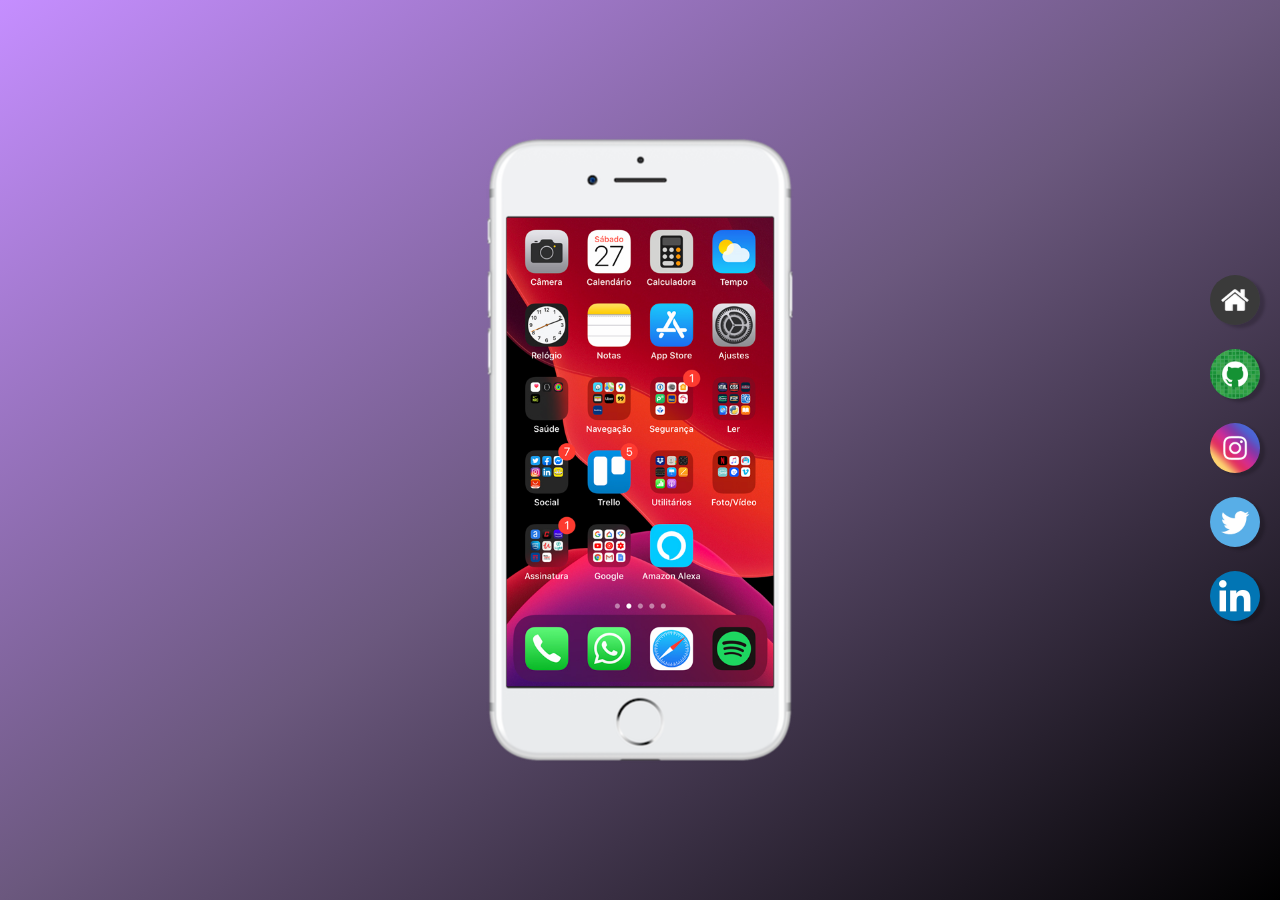
<file: index.html>
<!DOCTYPE html>
<html lang="en">
  <head>
    <meta charset="UTF-8" />
    <meta http-equiv="X-UA-Compatible" content="IE=edge" />
    <meta name="viewport" content="width=device-width, initial-scale=1.0" />
    <link rel="stylesheet" href="./styles.css" />
    <title>Project Social Networks</title>
  </head>
  <body>
    <div id="container">
      <div id="phone">
        <iframe src="home.html" name="tela" id="tela" frameborder="0"></iframe>
      </div>
      <div id="socials">
        <a href="home.html" target="tela"
          ><img src="images/logo-home.jpg" alt=""
        /></a>
        <a href="github.html" target="tela"
          ><img src="images/logo-github.jpg" alt=""
        /></a>
        <a href="instagram.html" target="tela"
          ><img src="images/logo-instagram.jpg" alt=""
        /></a>
        <a href="twitter.html" target="tela"
          ><img src="images/logo-twitter.jpg" alt=""
        /></a>
        <a href="linkedin.html" target="tela"
          ><img src="images/linkedinlogo.webp" alt=""
        /></a>
      </div>
    </div>
  </body>
</html>
</file>
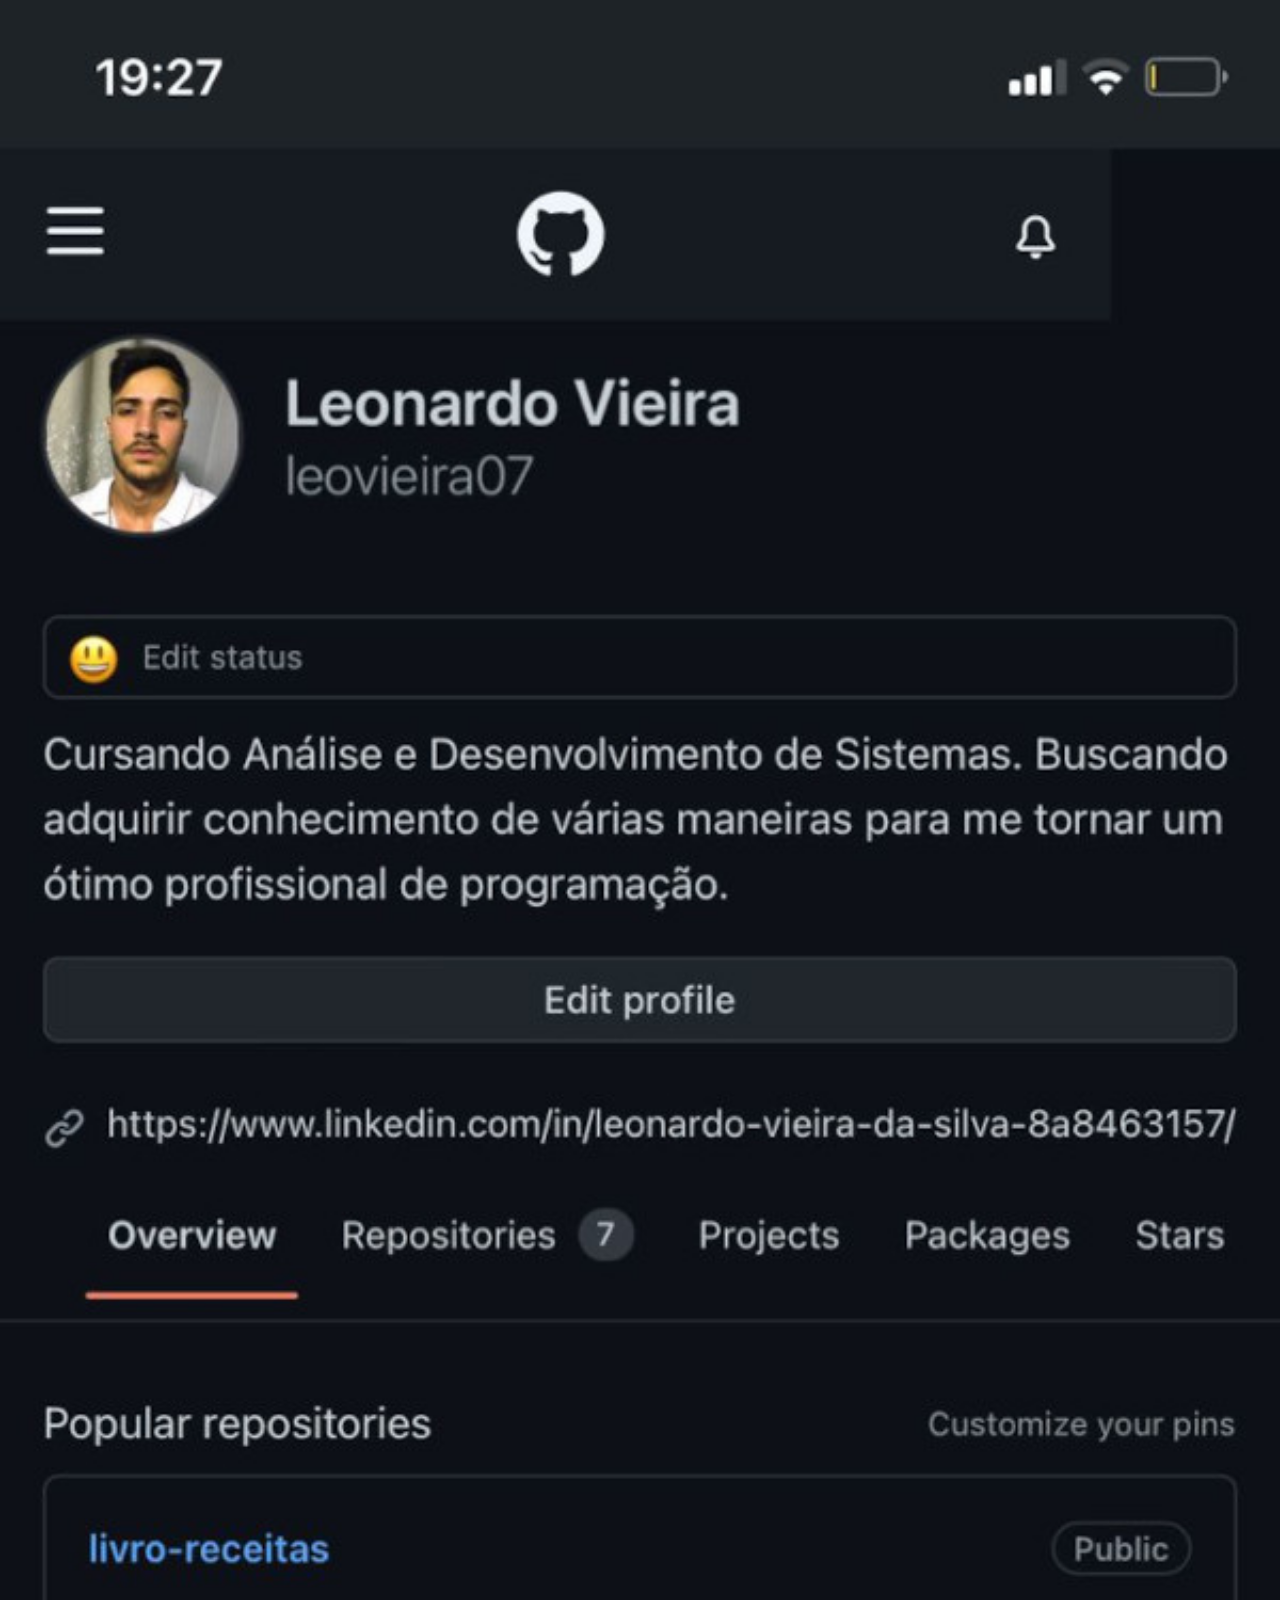
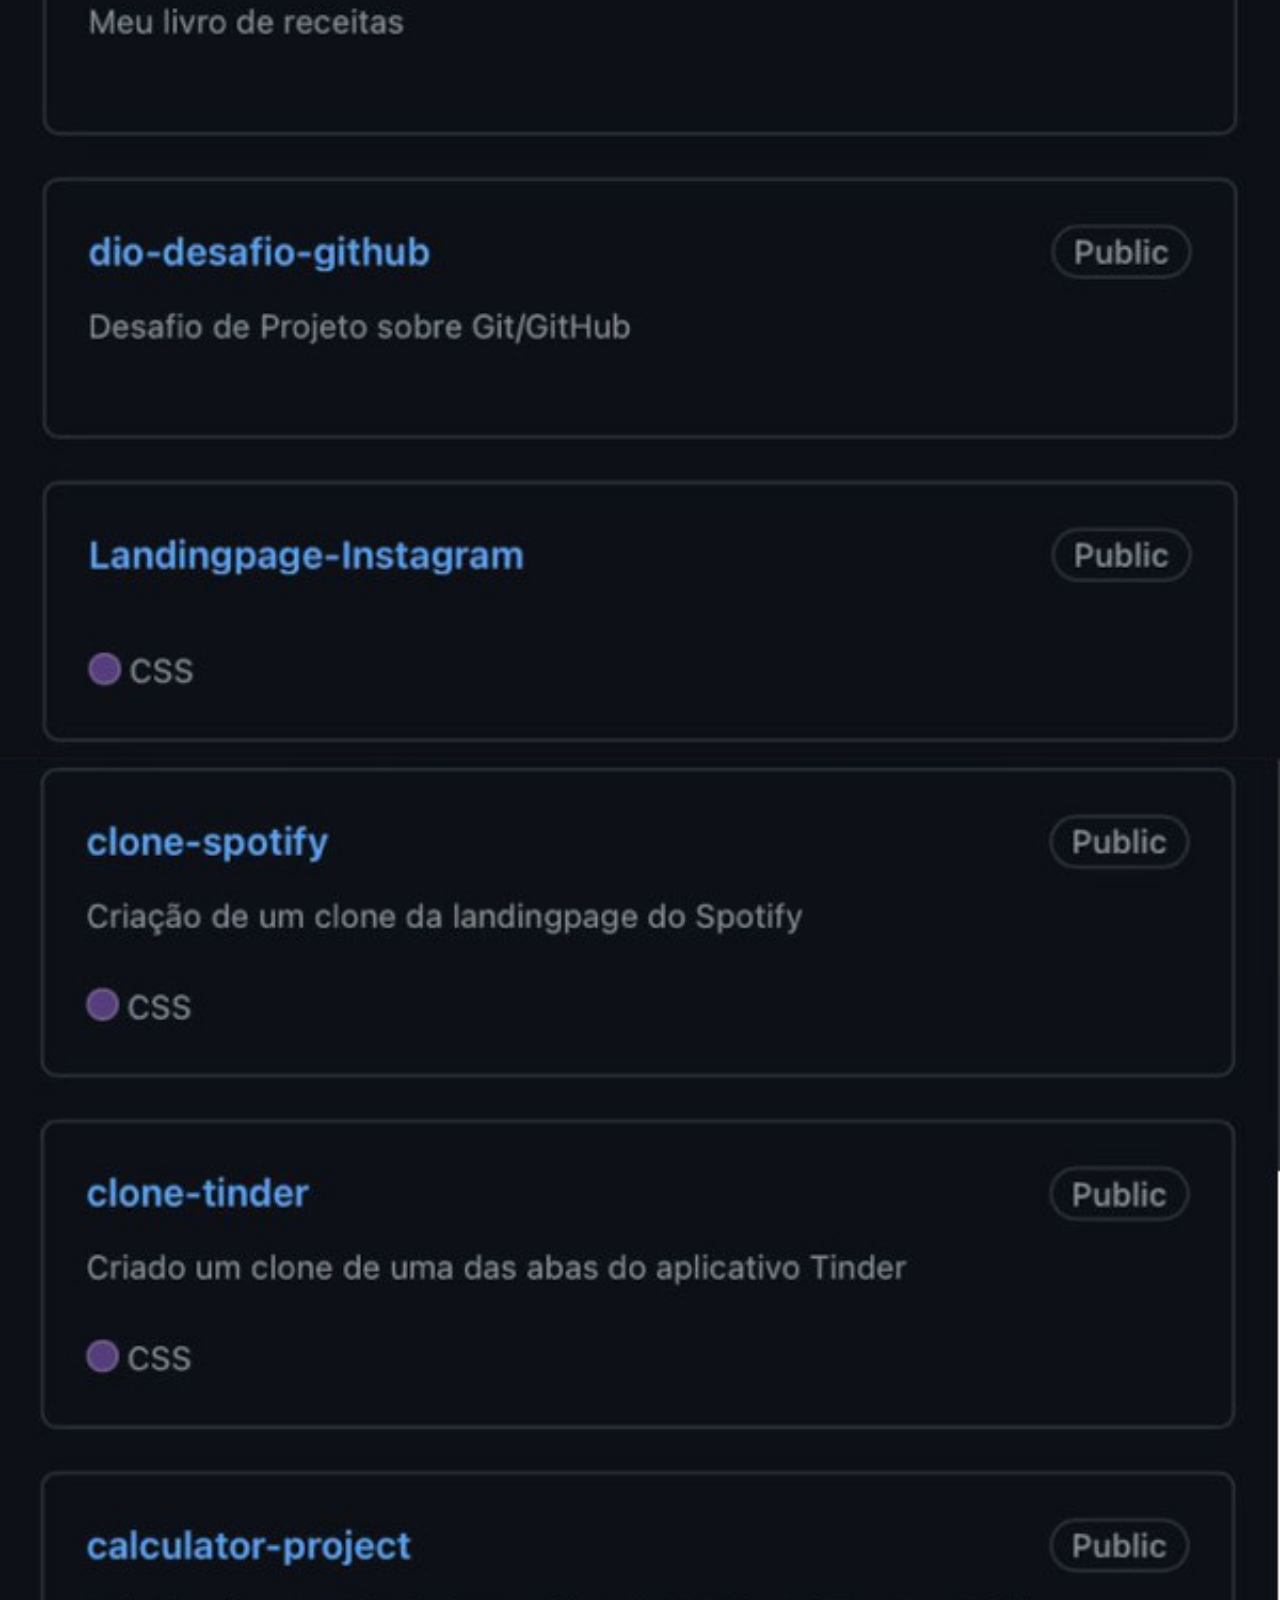
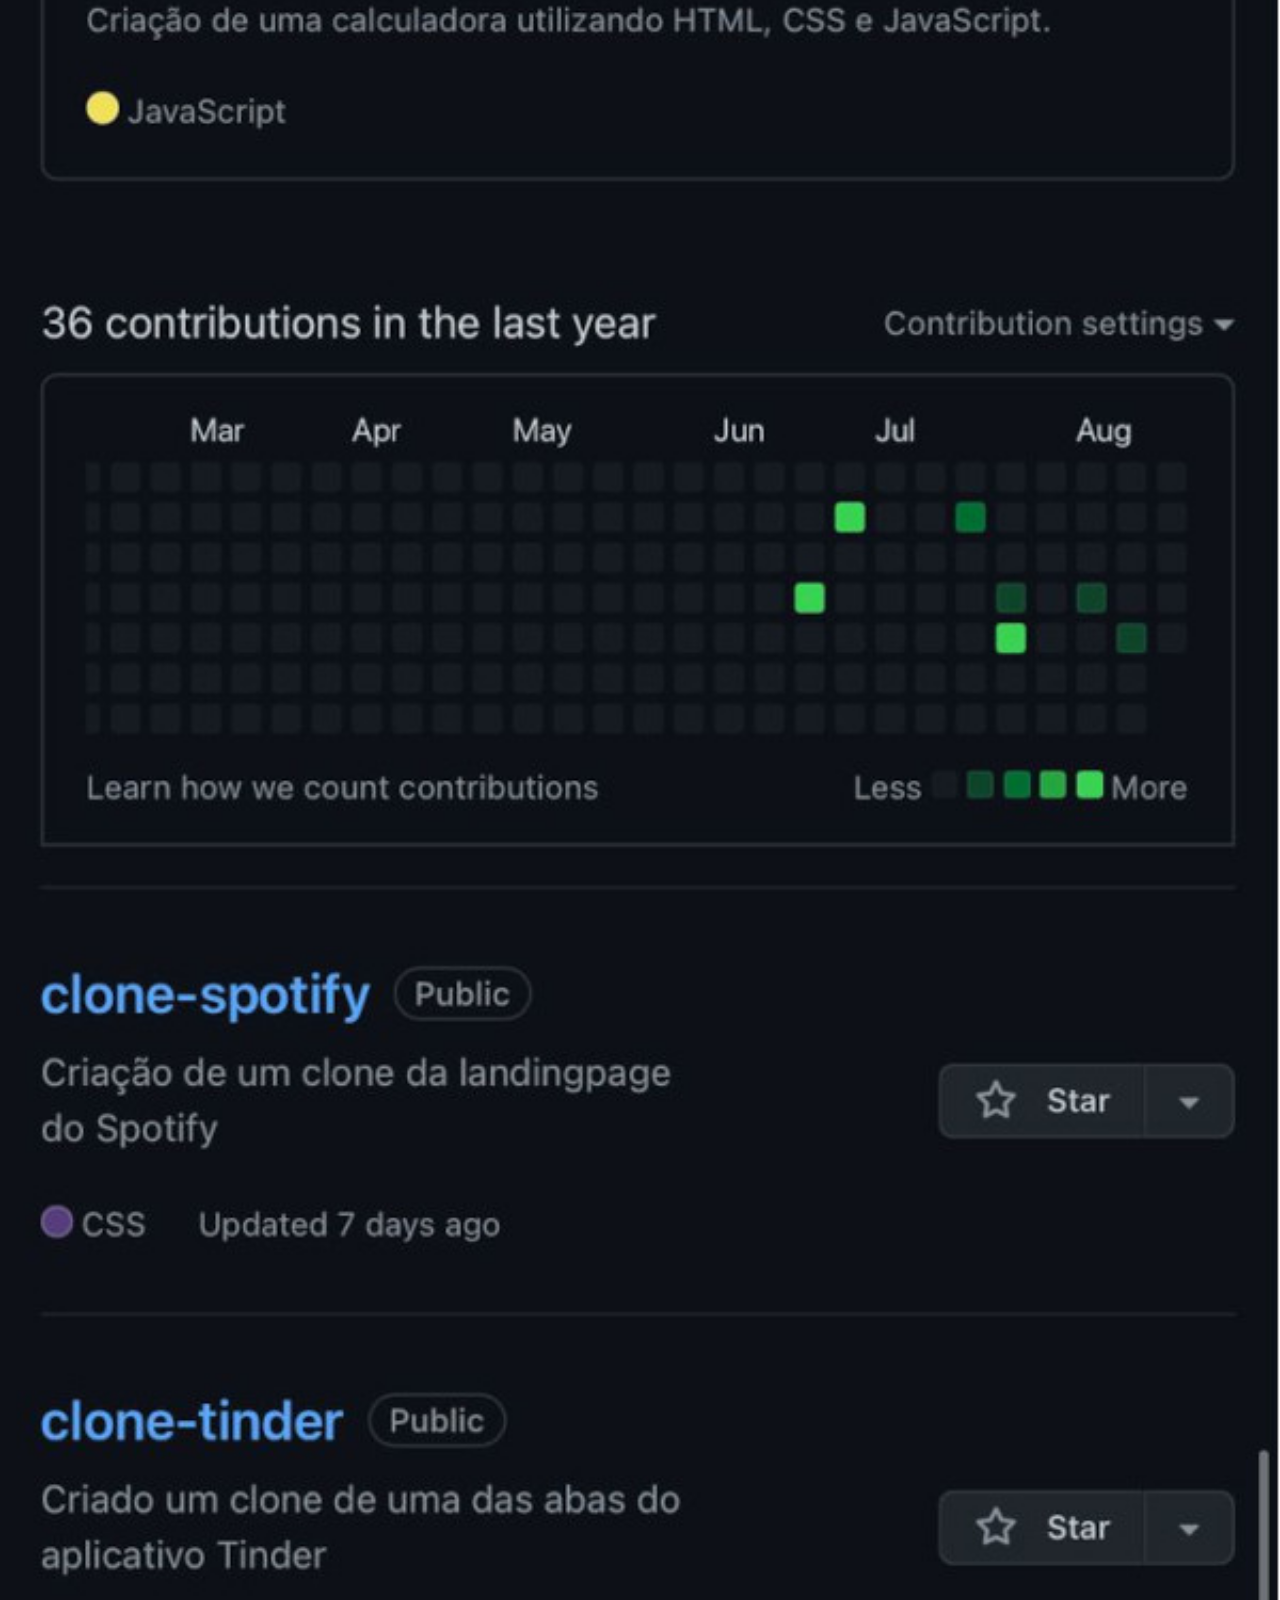
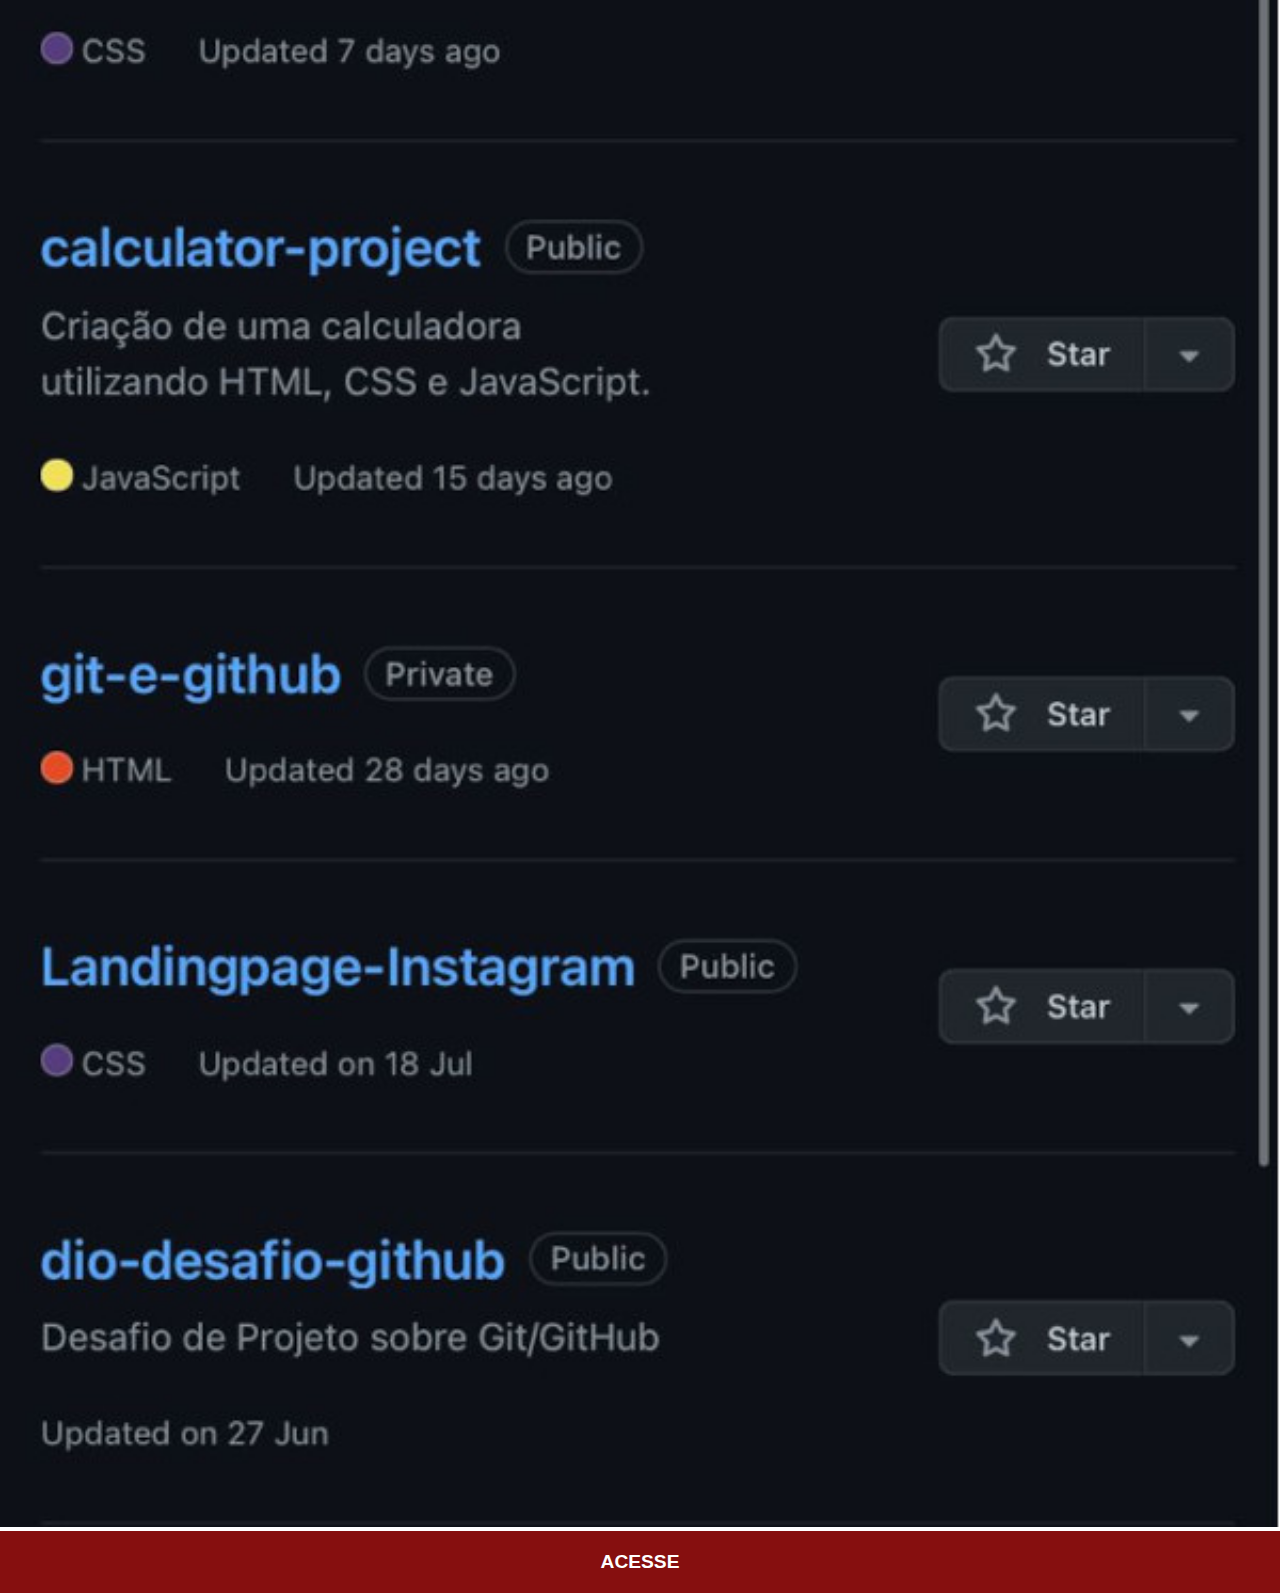
<file: github.html>
<!DOCTYPE html>
<html lang="en">
  <head>
    <meta charset="UTF-8" />
    <meta http-equiv="X-UA-Compatible" content="IE=edge" />
    <meta name="viewport" content="width=device-width, initial-scale=1.0" />
    <title>Github</title>
    <style>
      * {
        margin: 0;
        padding: 0;
        box-sizing: border-box;
        font-family: Arial, Helvetica, sans-serif;
      }

      ::-webkit-scrollbar {
        width: 0;
        height: 0;
      }

      img {
        width: 100vw;
      }

      a {
        display: block;
        font-weight: bold;
        color: white;
        font-size: 1.2rem;
        text-decoration: none;
        padding: 20px;
        background-color: rgb(134, 15, 15);
        text-align: center;
      }

      a:hover {
        background-color: rgb(255, 0, 0);
      }
    </style>
  </head>
  <body>
    <img src="images/tela-github.jpg" alt="Github" />
    <a href="https://github.com/leovieira07" target="_blank">ACESSE</a>
  </body>
</html>
</file>
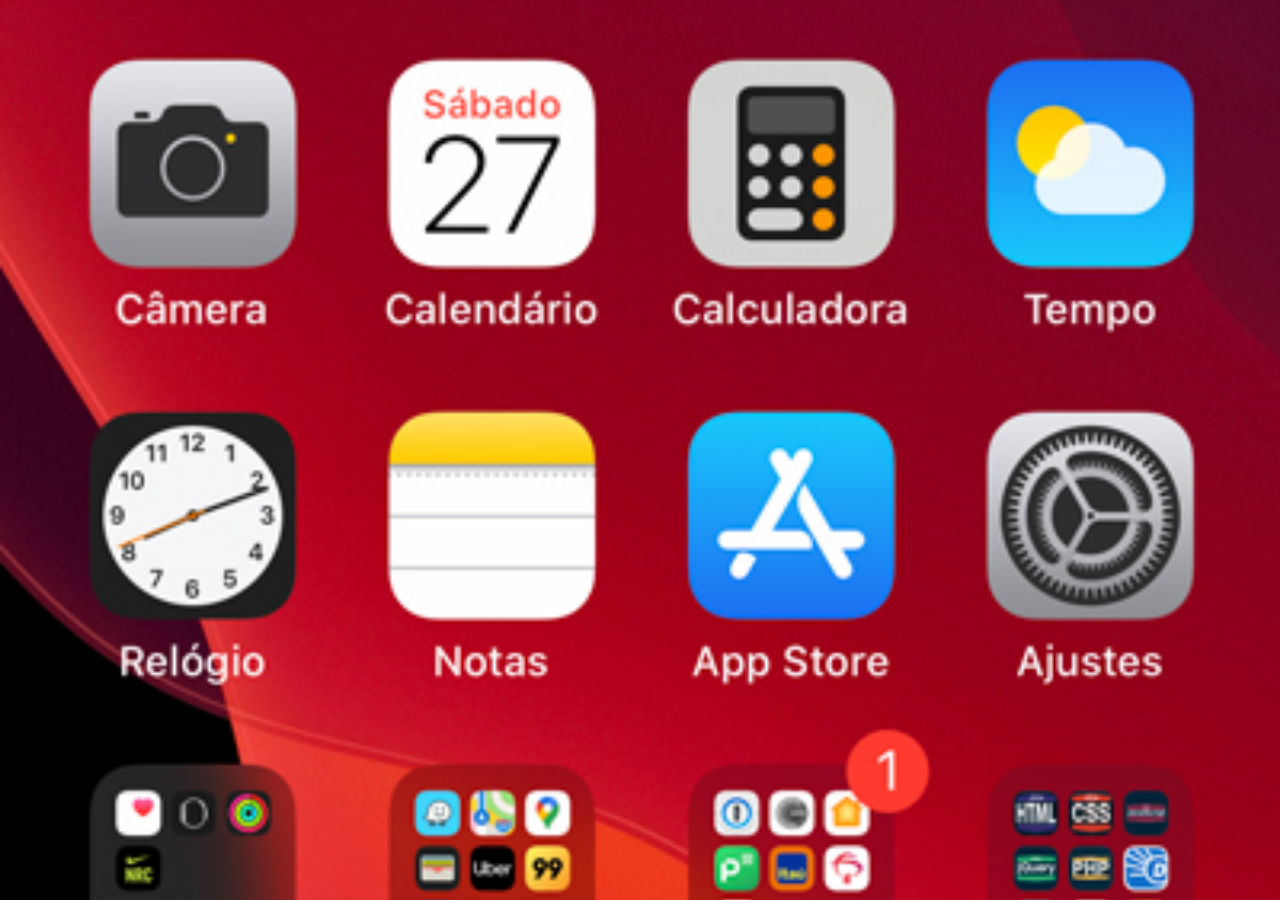
<file: home.html>
<!DOCTYPE html>
<html lang="en">
  <head>
    <meta charset="UTF-8" />
    <meta http-equiv="X-UA-Compatible" content="IE=edge" />
    <meta name="viewport" content="width=device-width, initial-scale=1.0" />
    <title>Home</title>
    <style>
      * {
        margin: 0;
        padding: 0;
        box-sizing: border-box;
      }

      body {
        width: 100vw;
        height: 100vh;
        background: url(images/tela-home.jpg) no-repeat top center;
        background-size: cover;
      }
    </style>
  </head>
  <body></body>
</html>
</file>
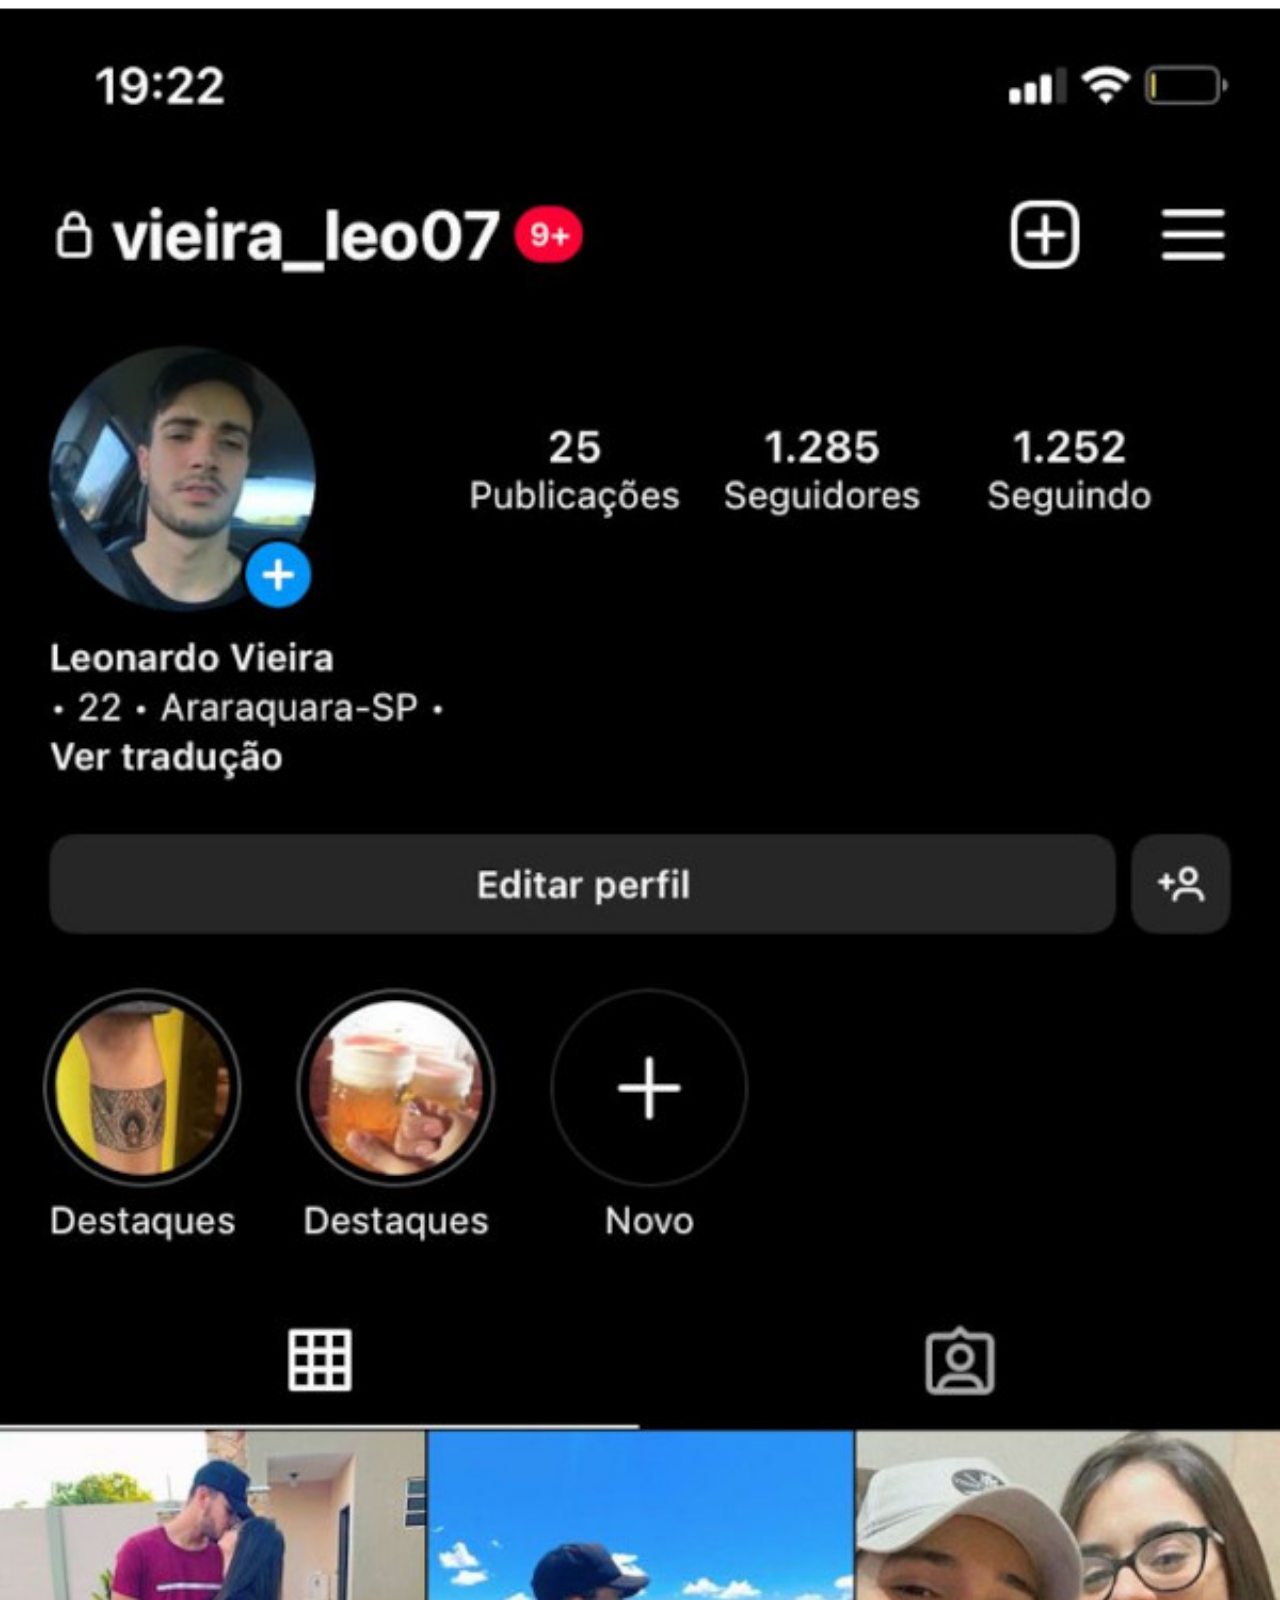
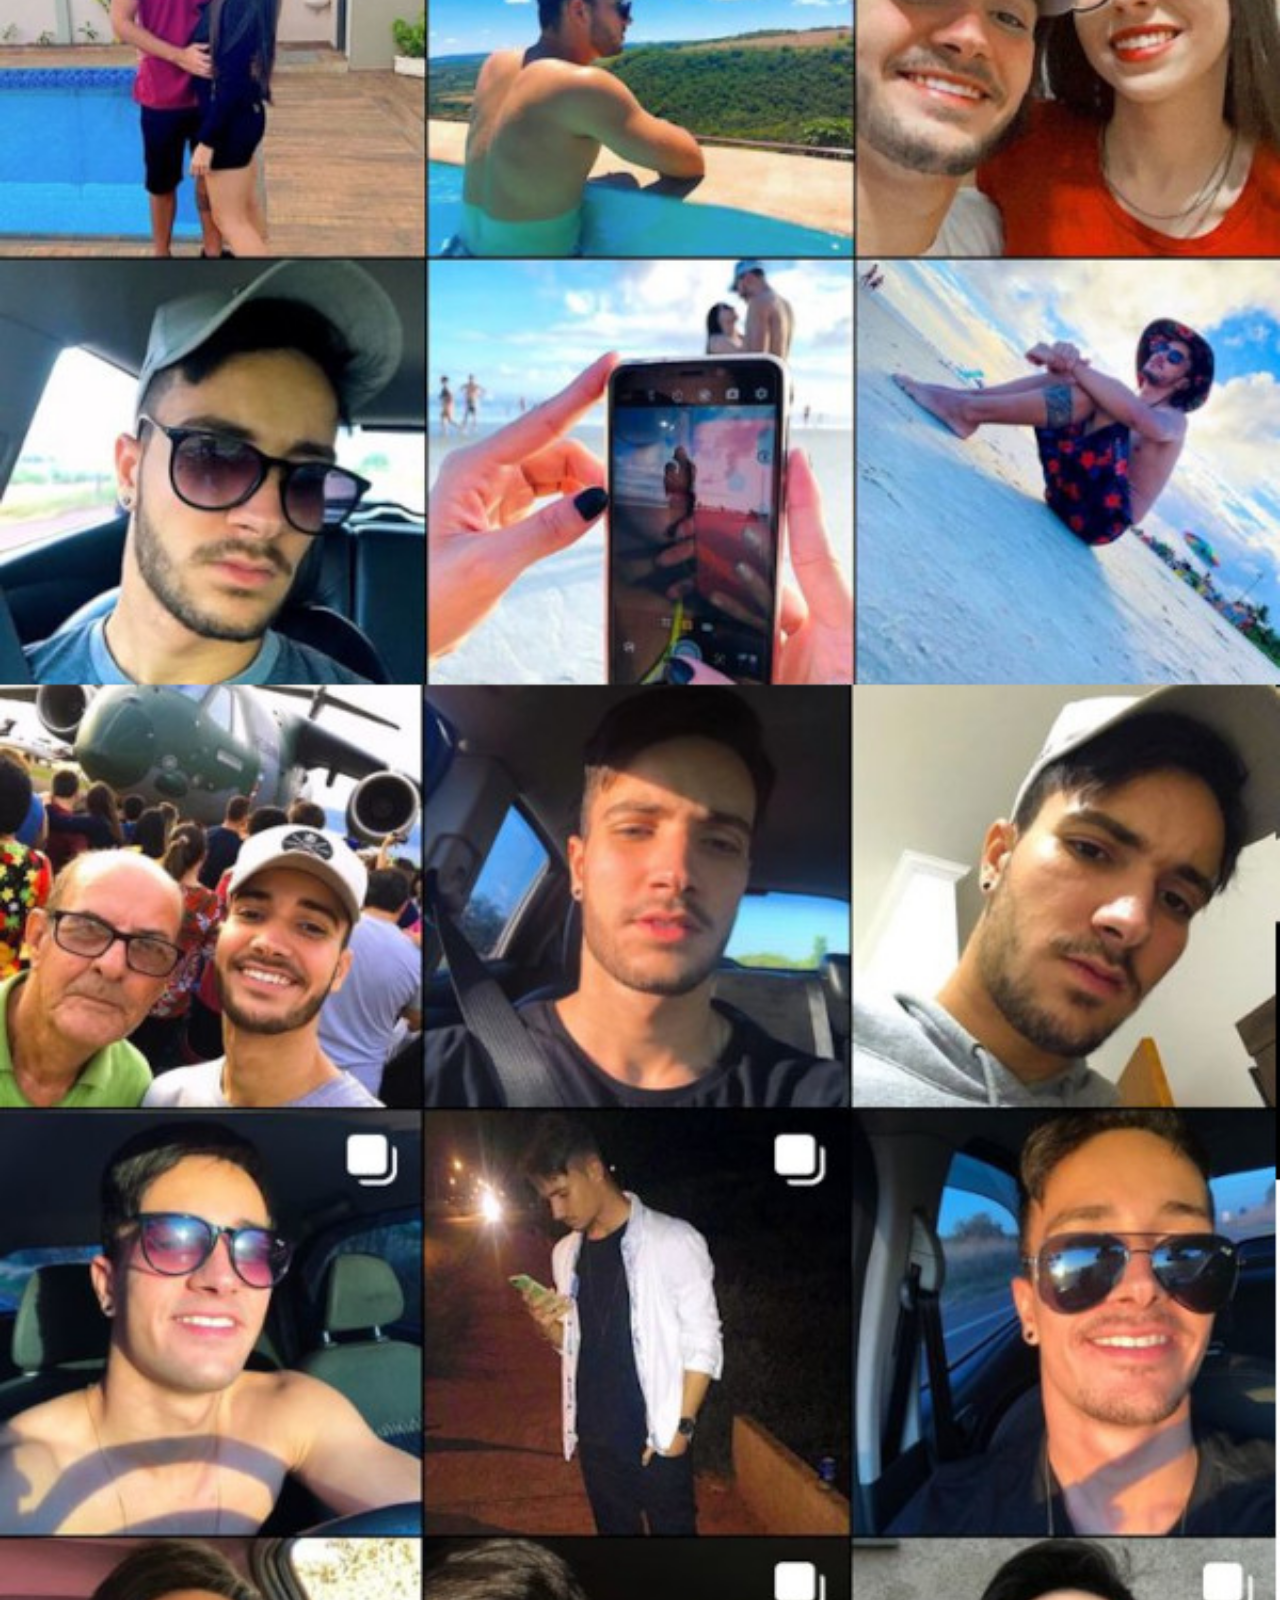
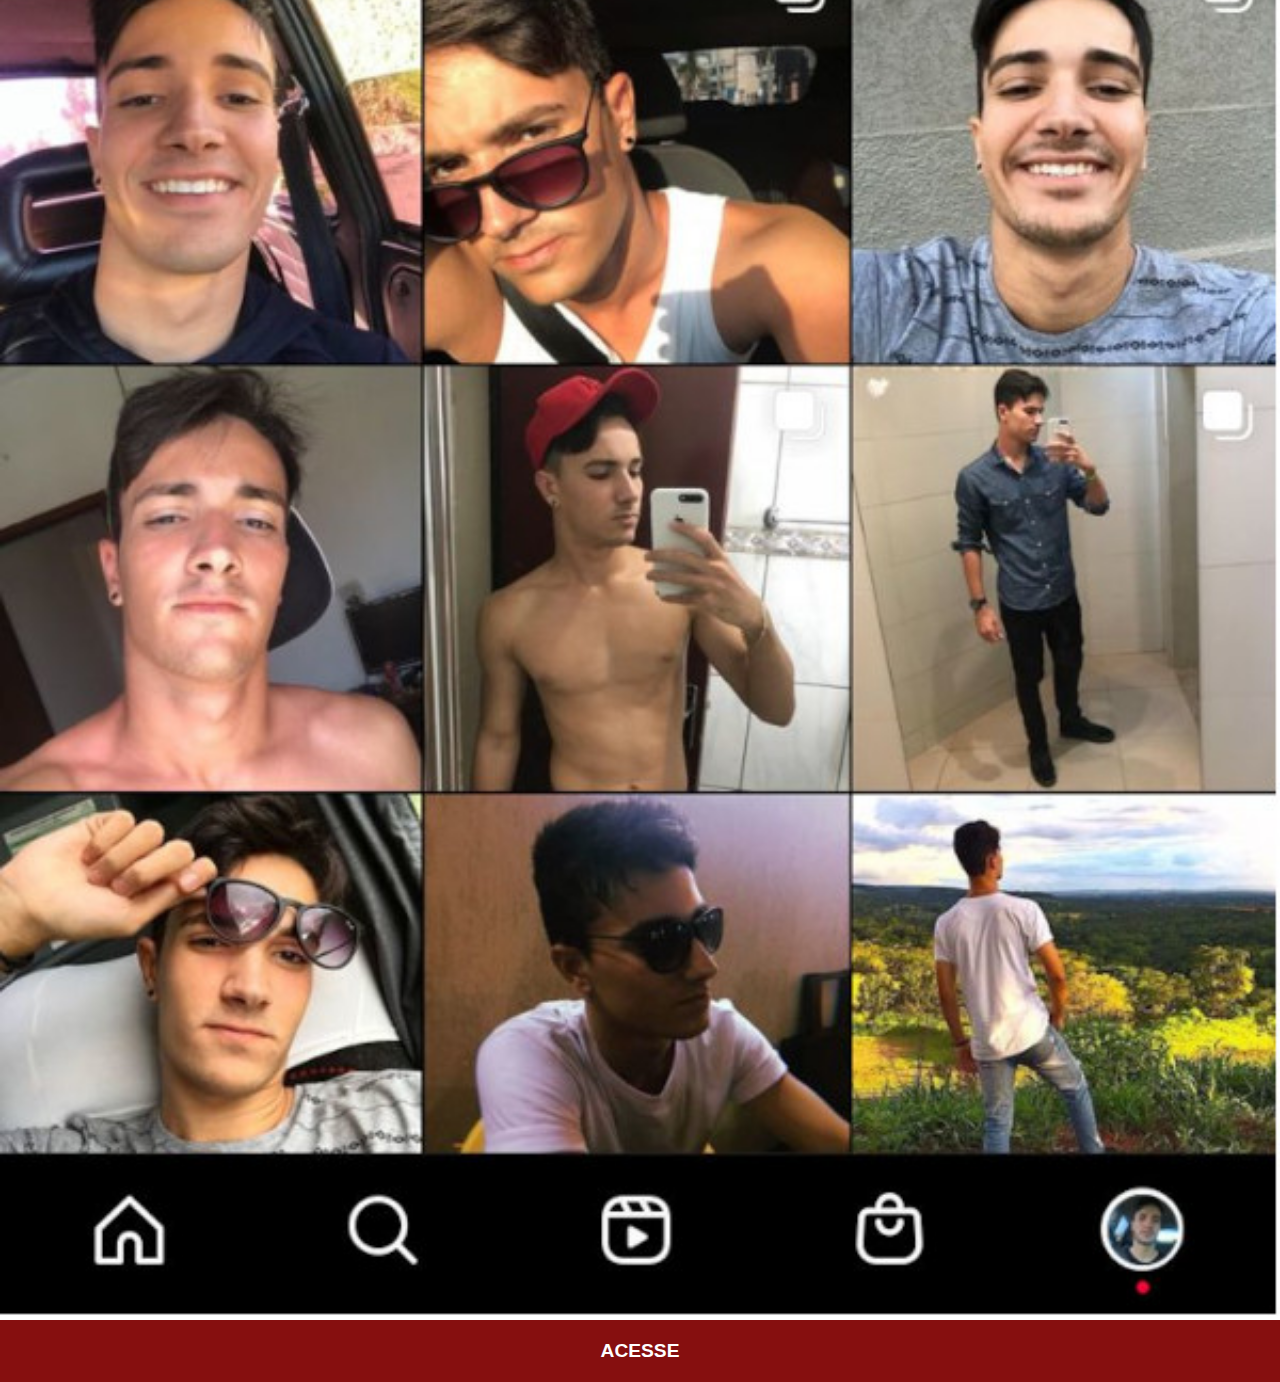
<file: instagram.html>
<!DOCTYPE html>
<html lang="en">
  <head>
    <meta charset="UTF-8" />
    <meta http-equiv="X-UA-Compatible" content="IE=edge" />
    <meta name="viewport" content="width=device-width, initial-scale=1.0" />
    <title>Instagram</title>
    <style>
      * {
        margin: 0;
        padding: 0;
        box-sizing: border-box;
        font-family: Arial, Helvetica, sans-serif;
      }

      ::-webkit-scrollbar {
        width: 0;
        height: 0;
      }

      img {
        width: 100vw;
      }

      a {
        display: block;
        font-weight: bold;
        color: white;
        font-size: 1.2rem;
        text-decoration: none;
        padding: 20px;
        background-color: rgb(134, 15, 15);
        text-align: center;
      }

      a:hover {
        background-color: rgb(255, 0, 0);
      }
    </style>
  </head>
  <body>
    <img src="images/tela-instagram.jpg" alt="Instagram" />
    <a href="https://www.instagram.com/vieira_leo07/" target="_blank">ACESSE</a>
  </body>
</html>
</file>
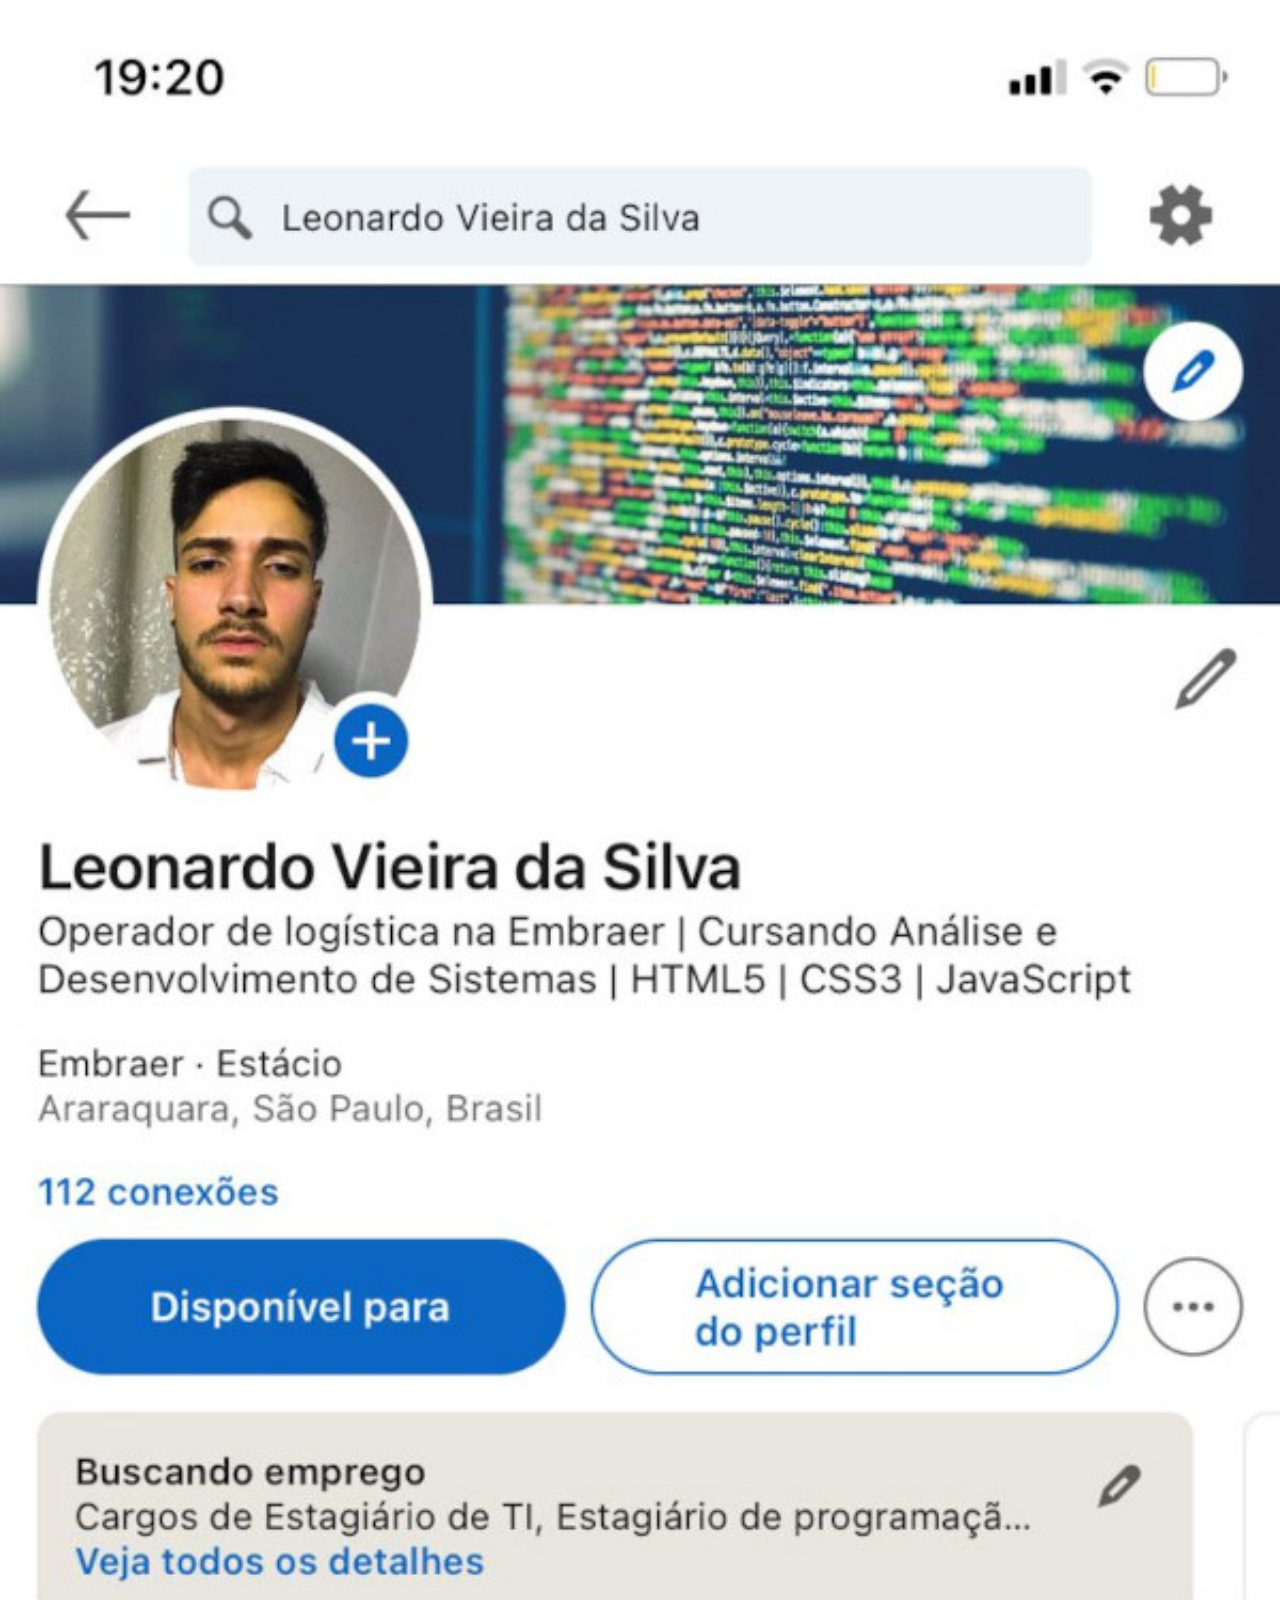
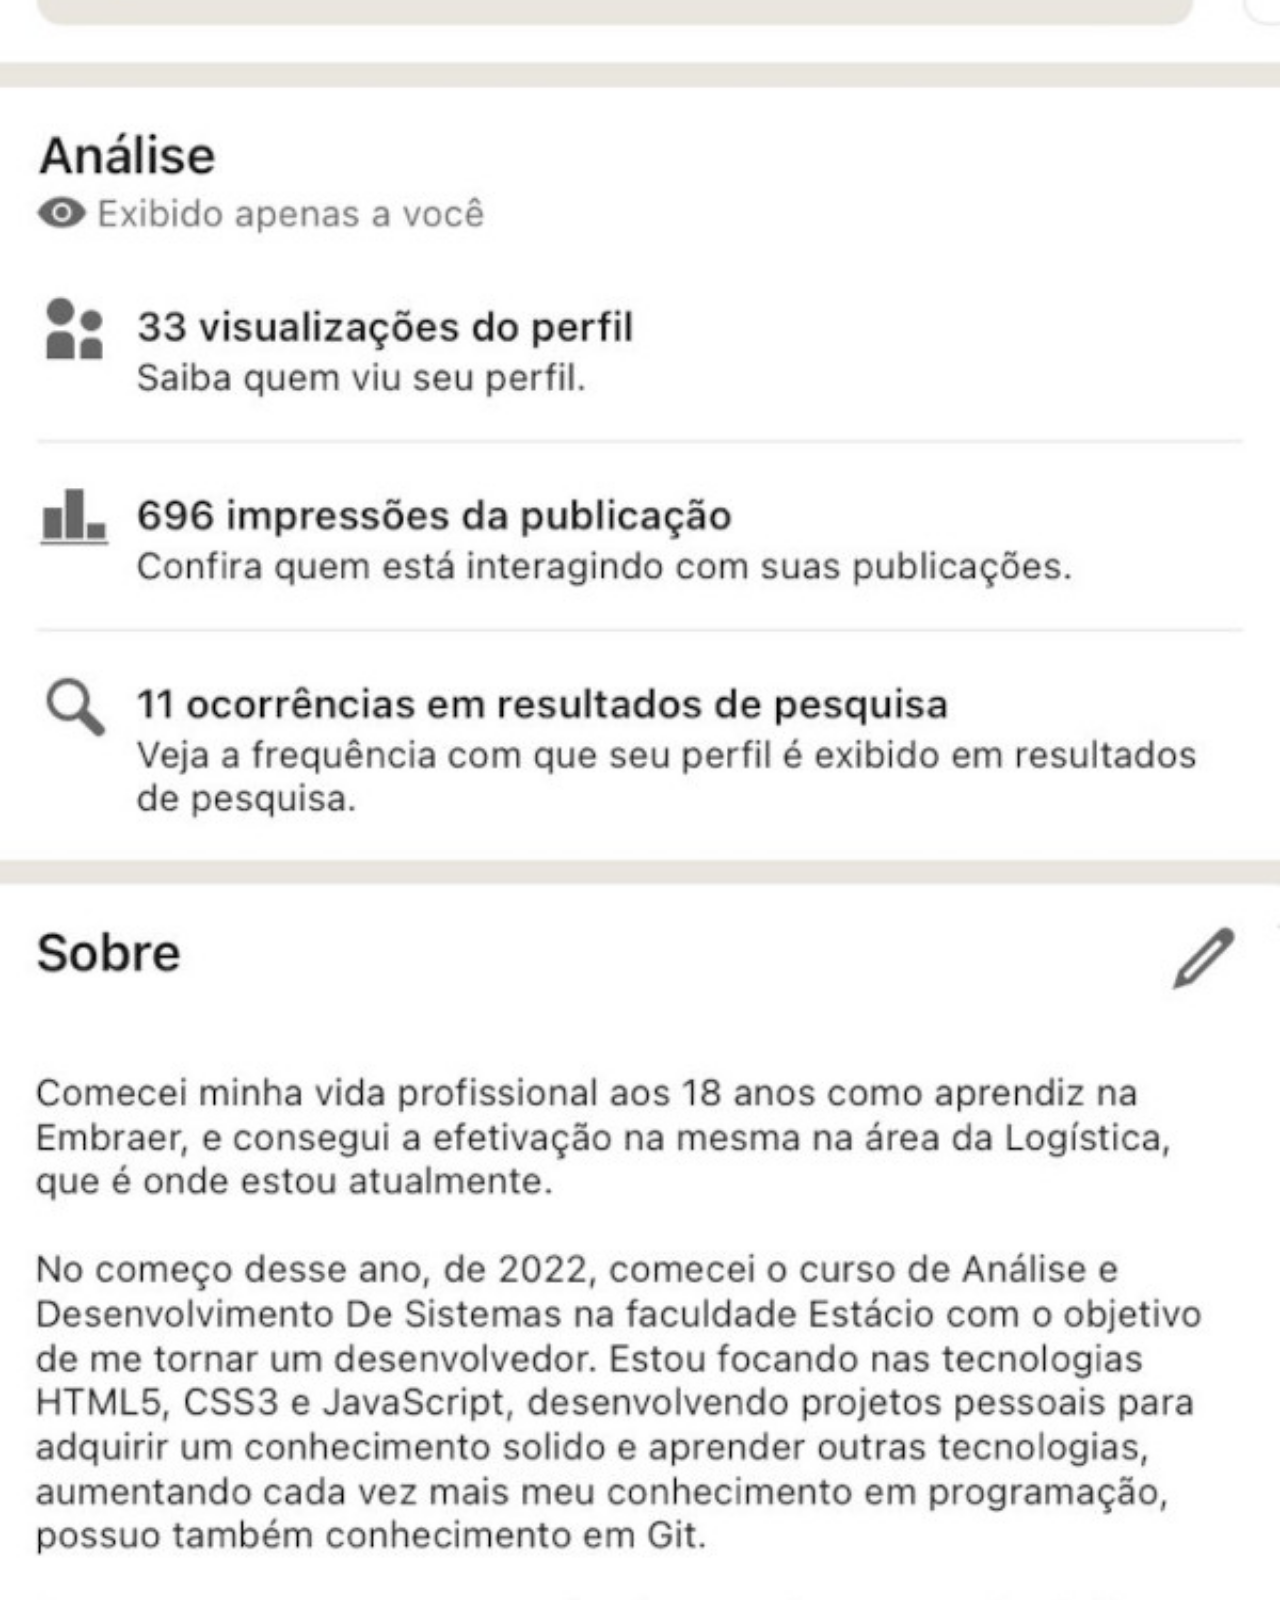
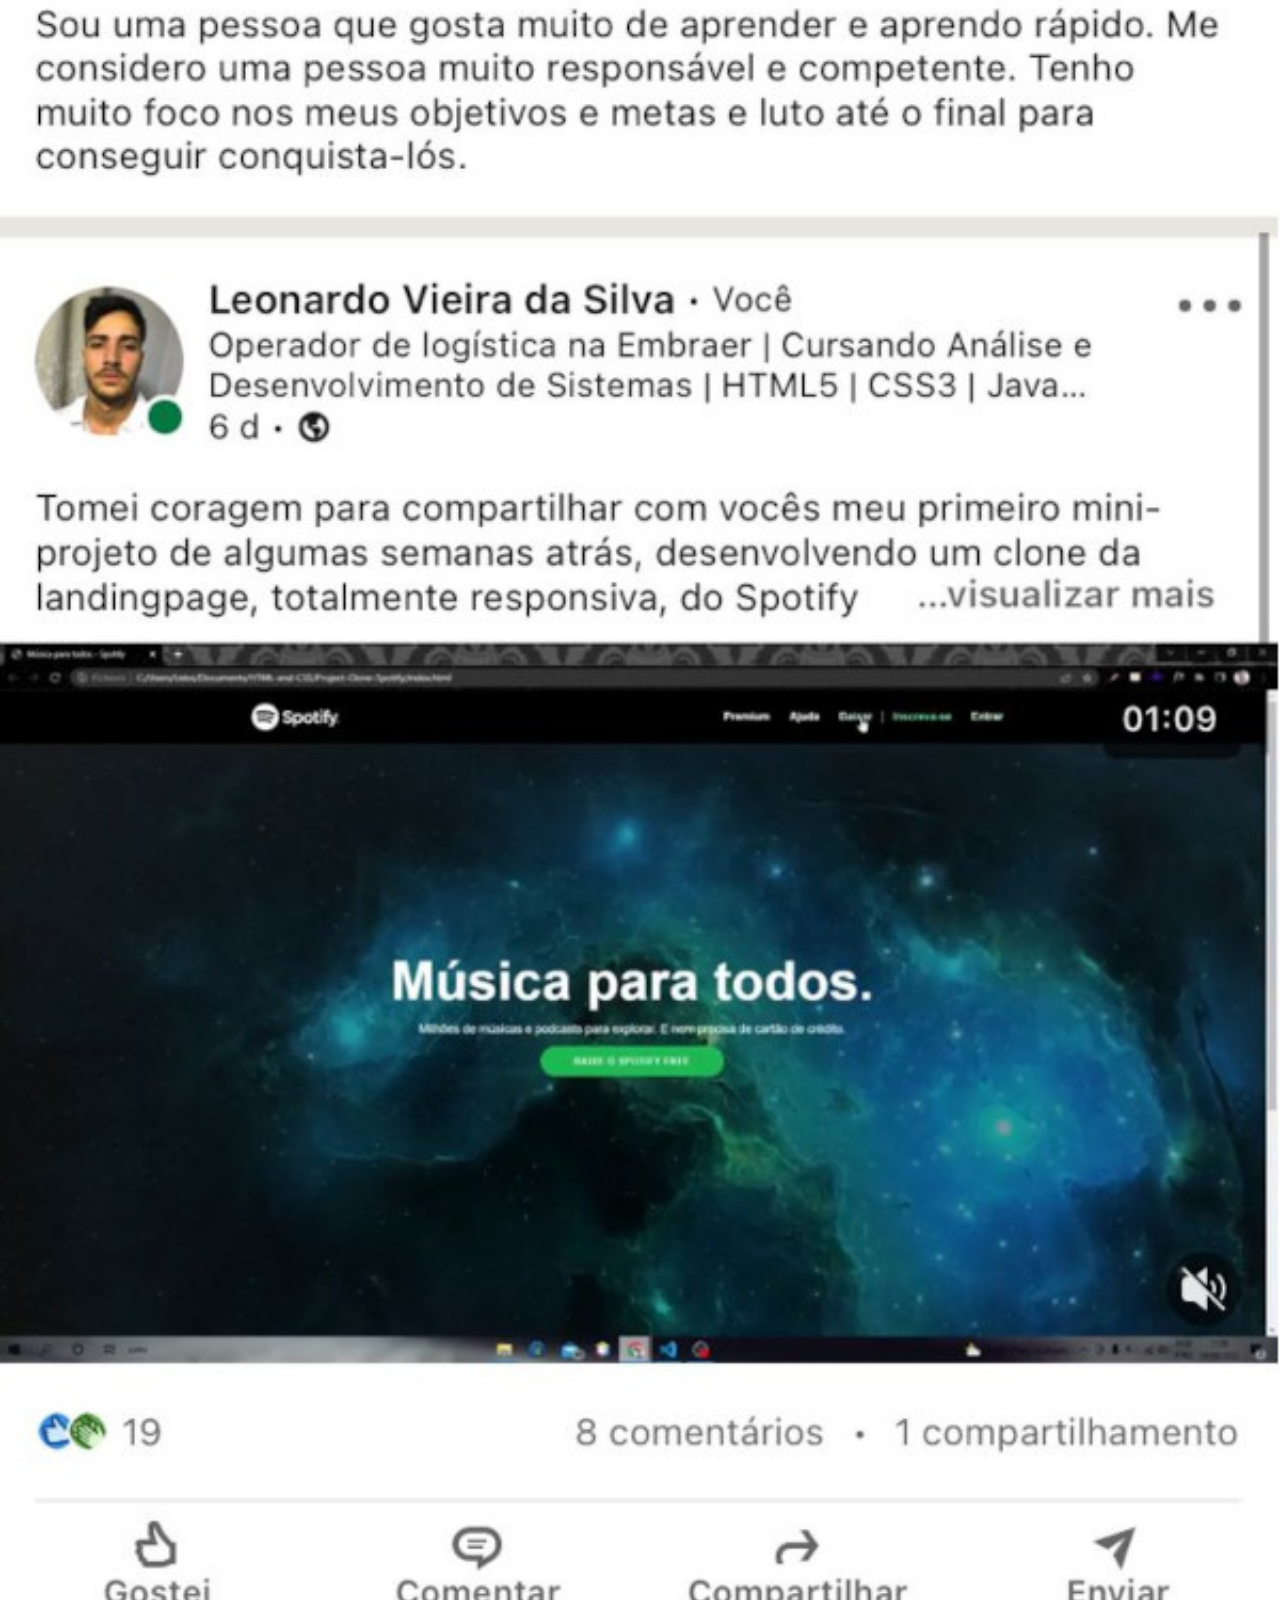
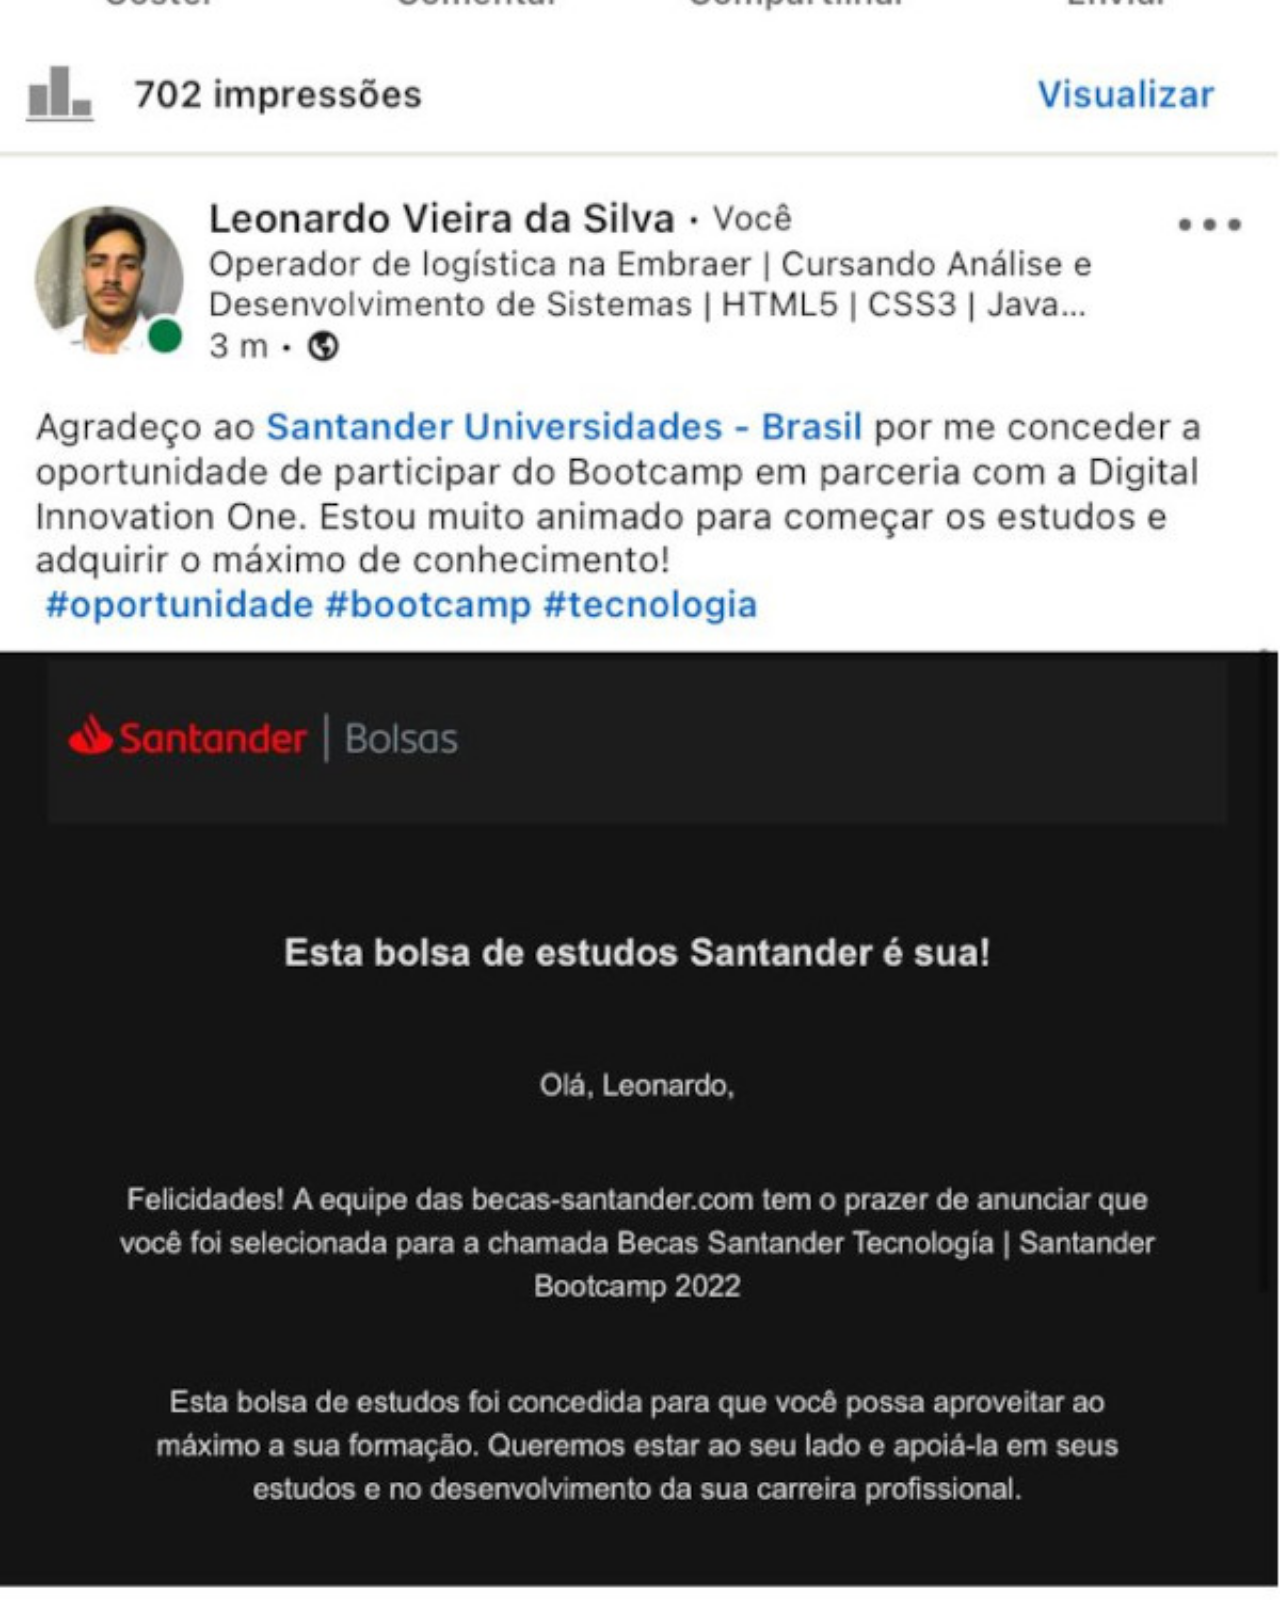
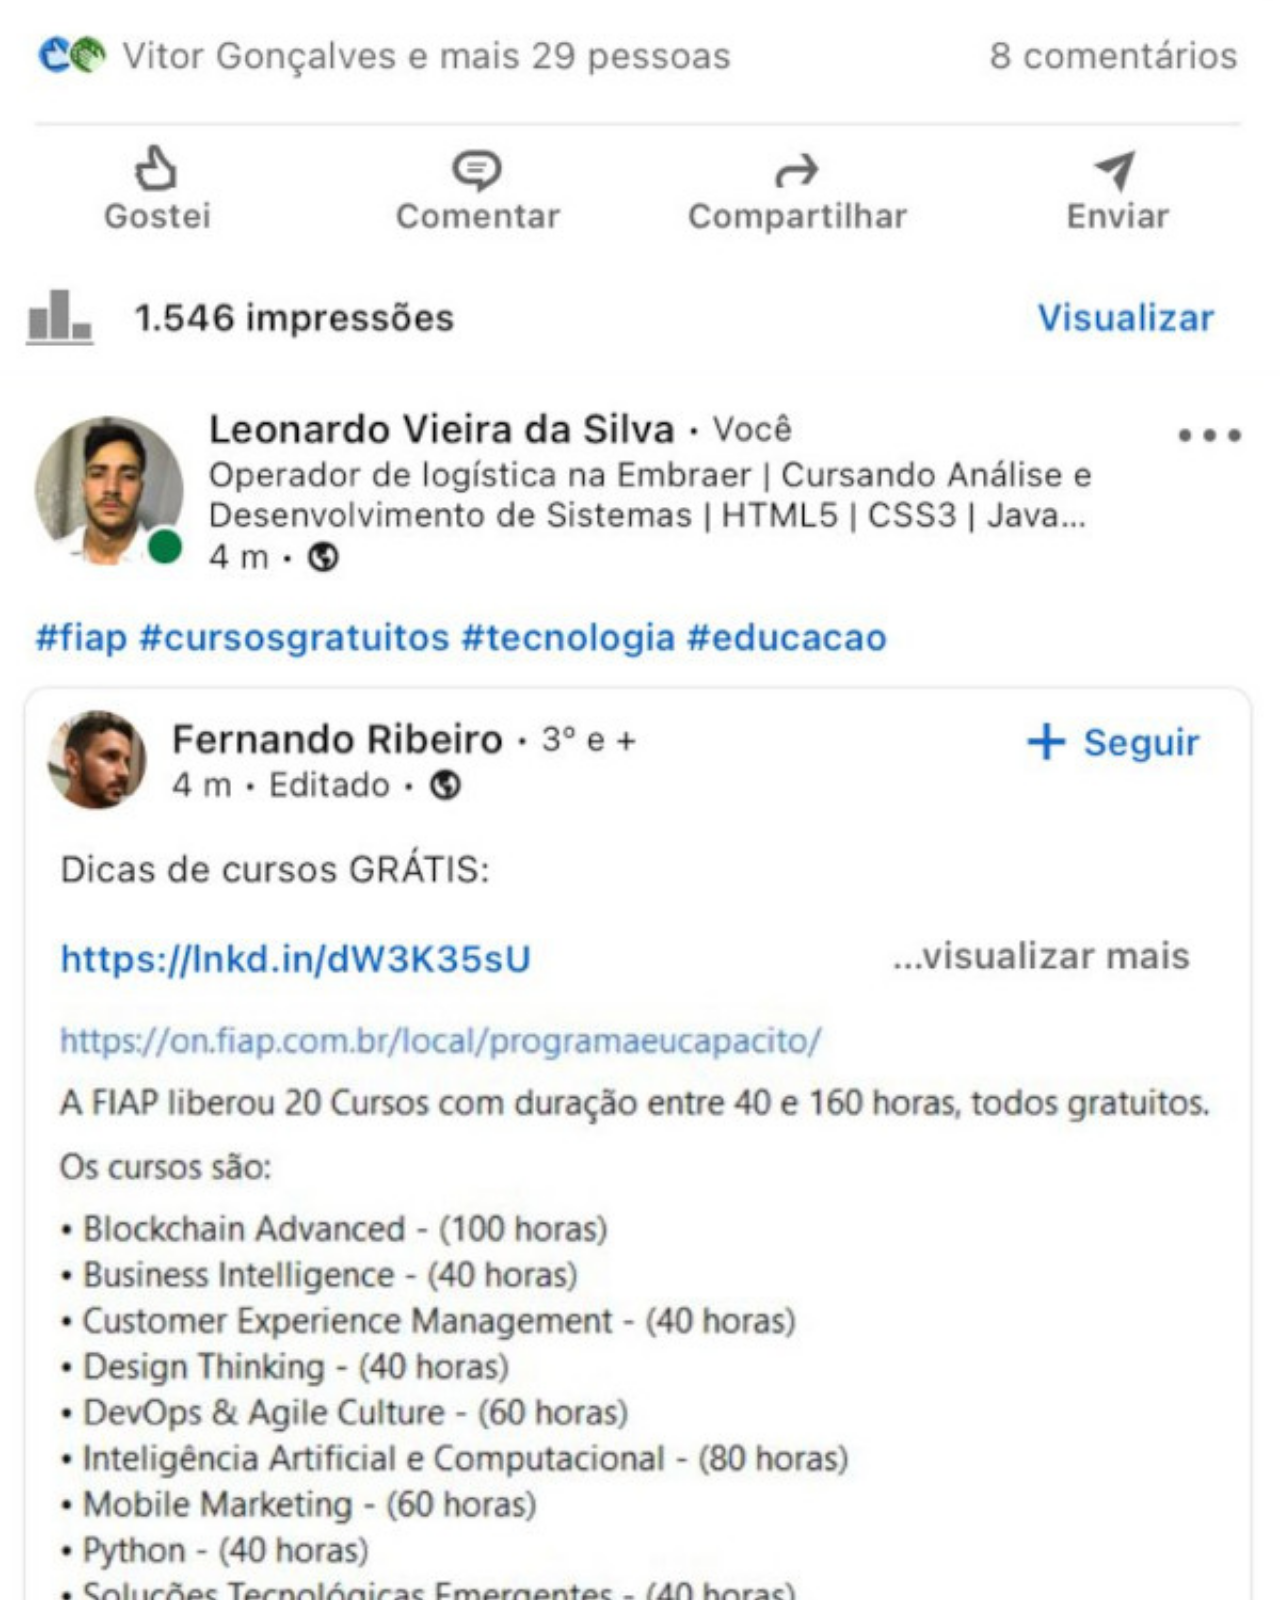
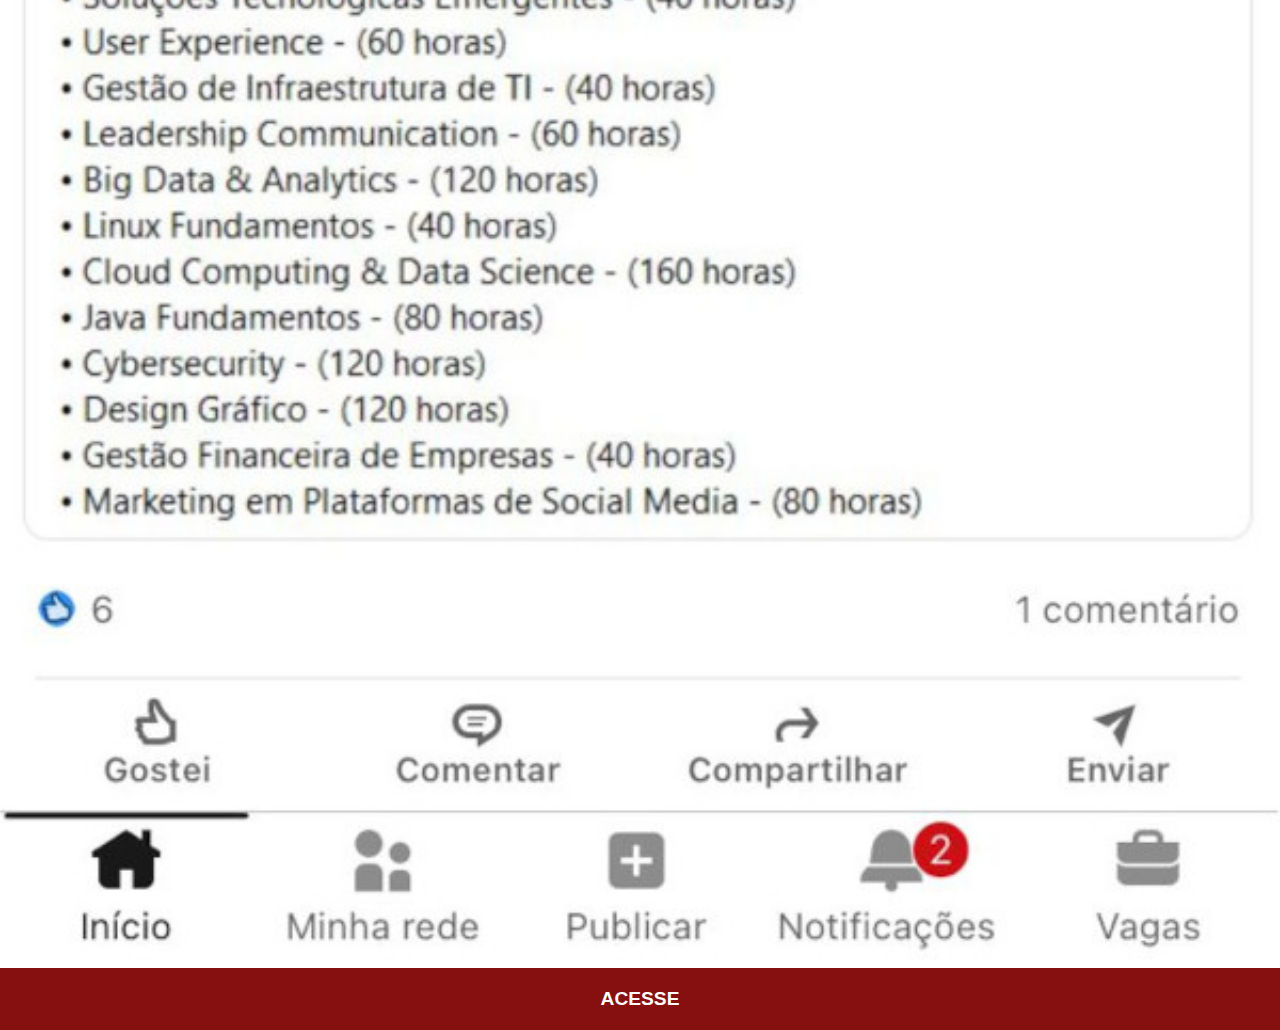
<file: linkedin.html>
<!DOCTYPE html>
<html lang="en">
  <head>
    <meta charset="UTF-8" />
    <meta http-equiv="X-UA-Compatible" content="IE=edge" />
    <meta name="viewport" content="width=device-width, initial-scale=1.0" />
    <title>Linkedin</title>
    <style>
      * {
        margin: 0;
        padding: 0;
        box-sizing: border-box;
        font-family: Arial, Helvetica, sans-serif;
      }

      ::-webkit-scrollbar {
        width: 0;
        height: 0;
      }

      img {
        width: 100vw;
      }

      a {
        display: block;
        font-weight: bold;
        color: white;
        font-size: 1.2rem;
        text-decoration: none;
        padding: 20px;
        background-color: rgb(134, 15, 15);
        text-align: center;
      }

      a:hover {
        background-color: rgb(255, 0, 0);
      }
    </style>
  </head>
  <body>
    <img src="images/tela-linkedin.jpg" alt="Linkedin" />
    <a
      href="https://www.linkedin.com/in/leonardo-vieira-da-silva-8a8463157/"
      target="_blank"
      >ACESSE</a
    >
  </body>
</html>
</file>
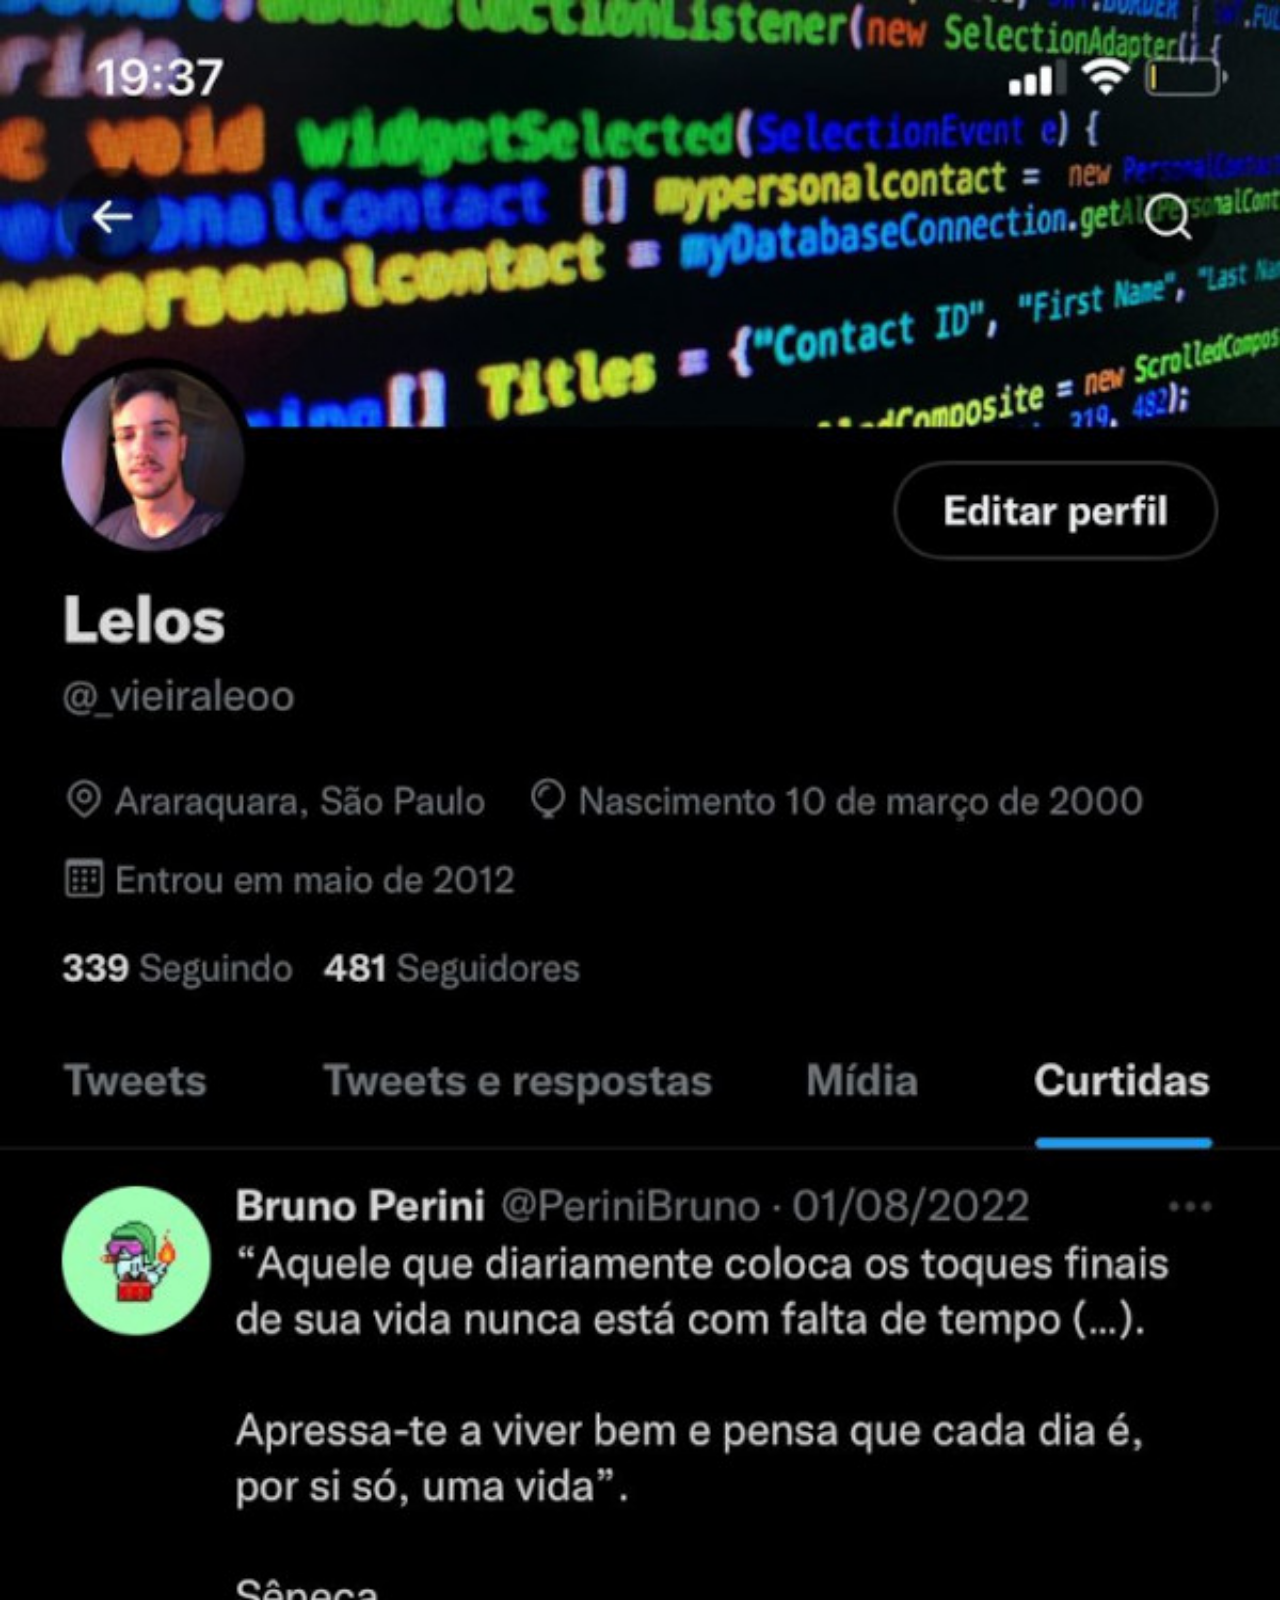
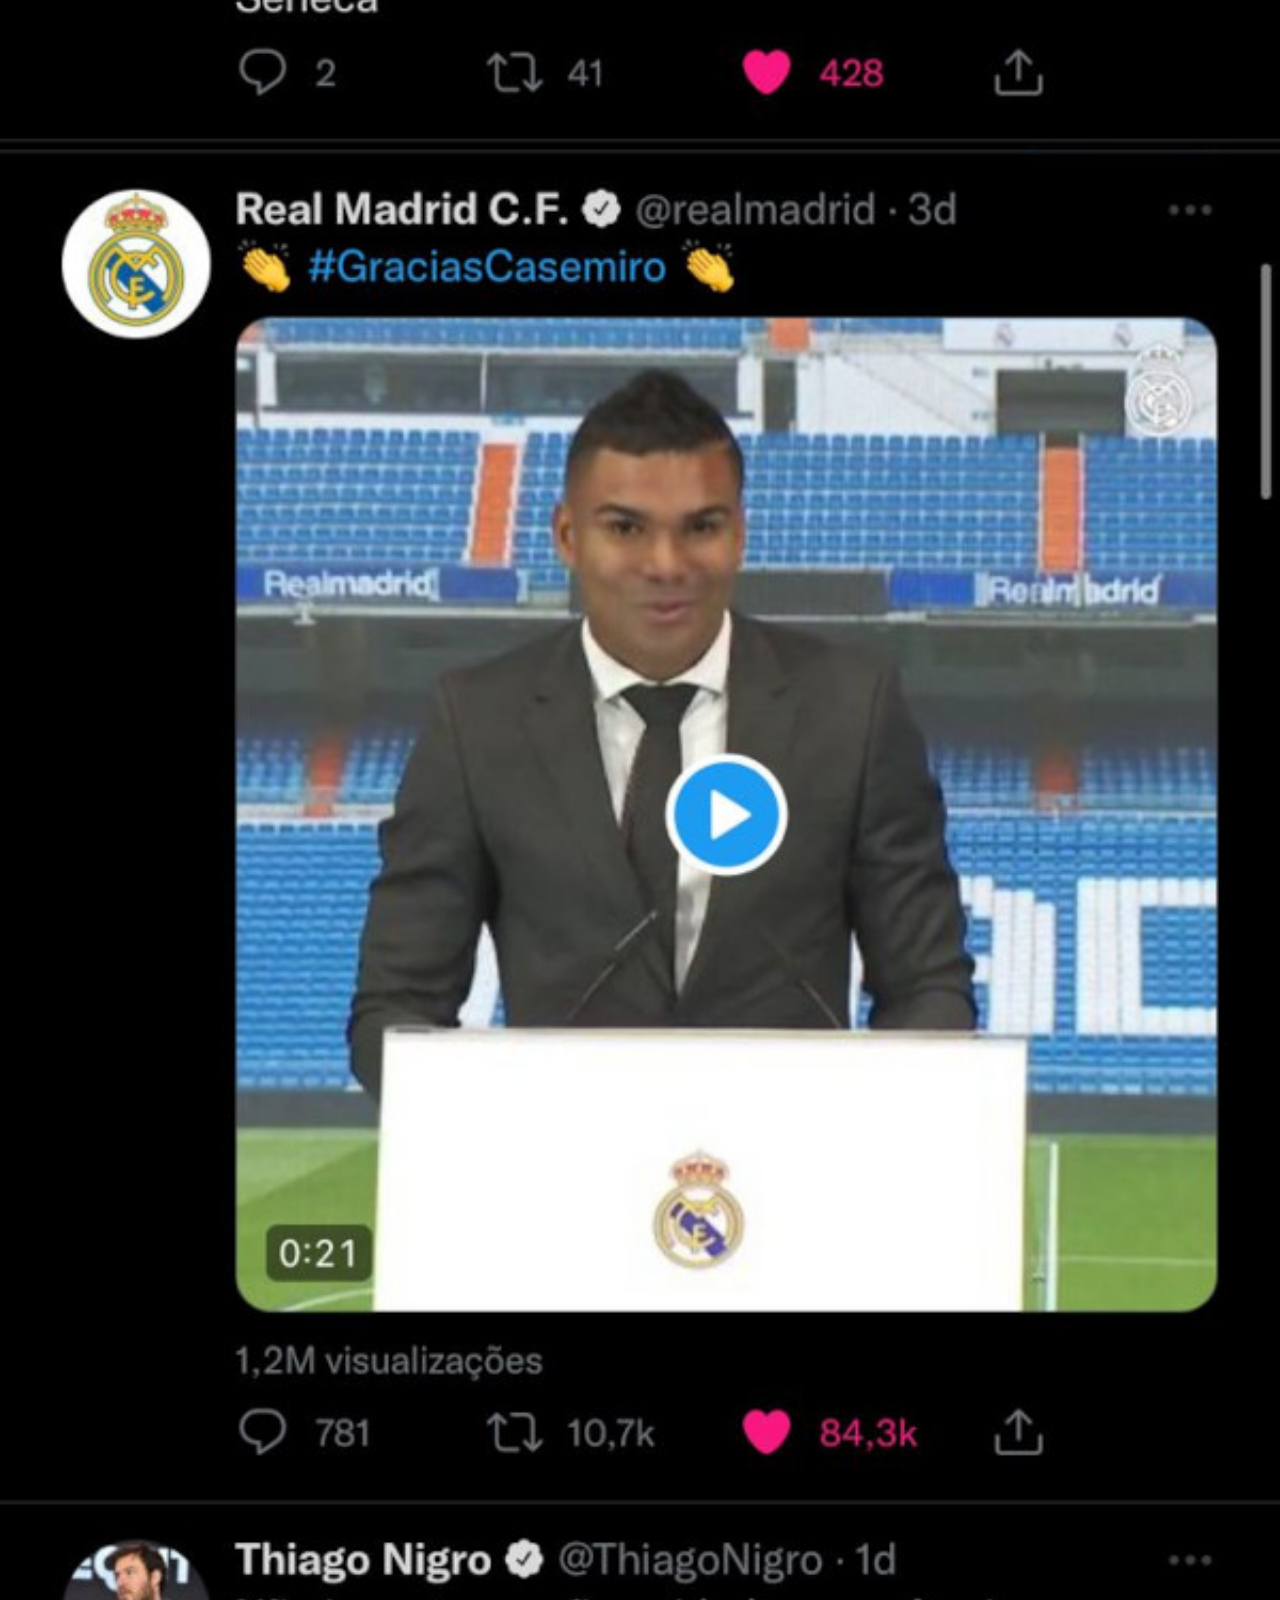
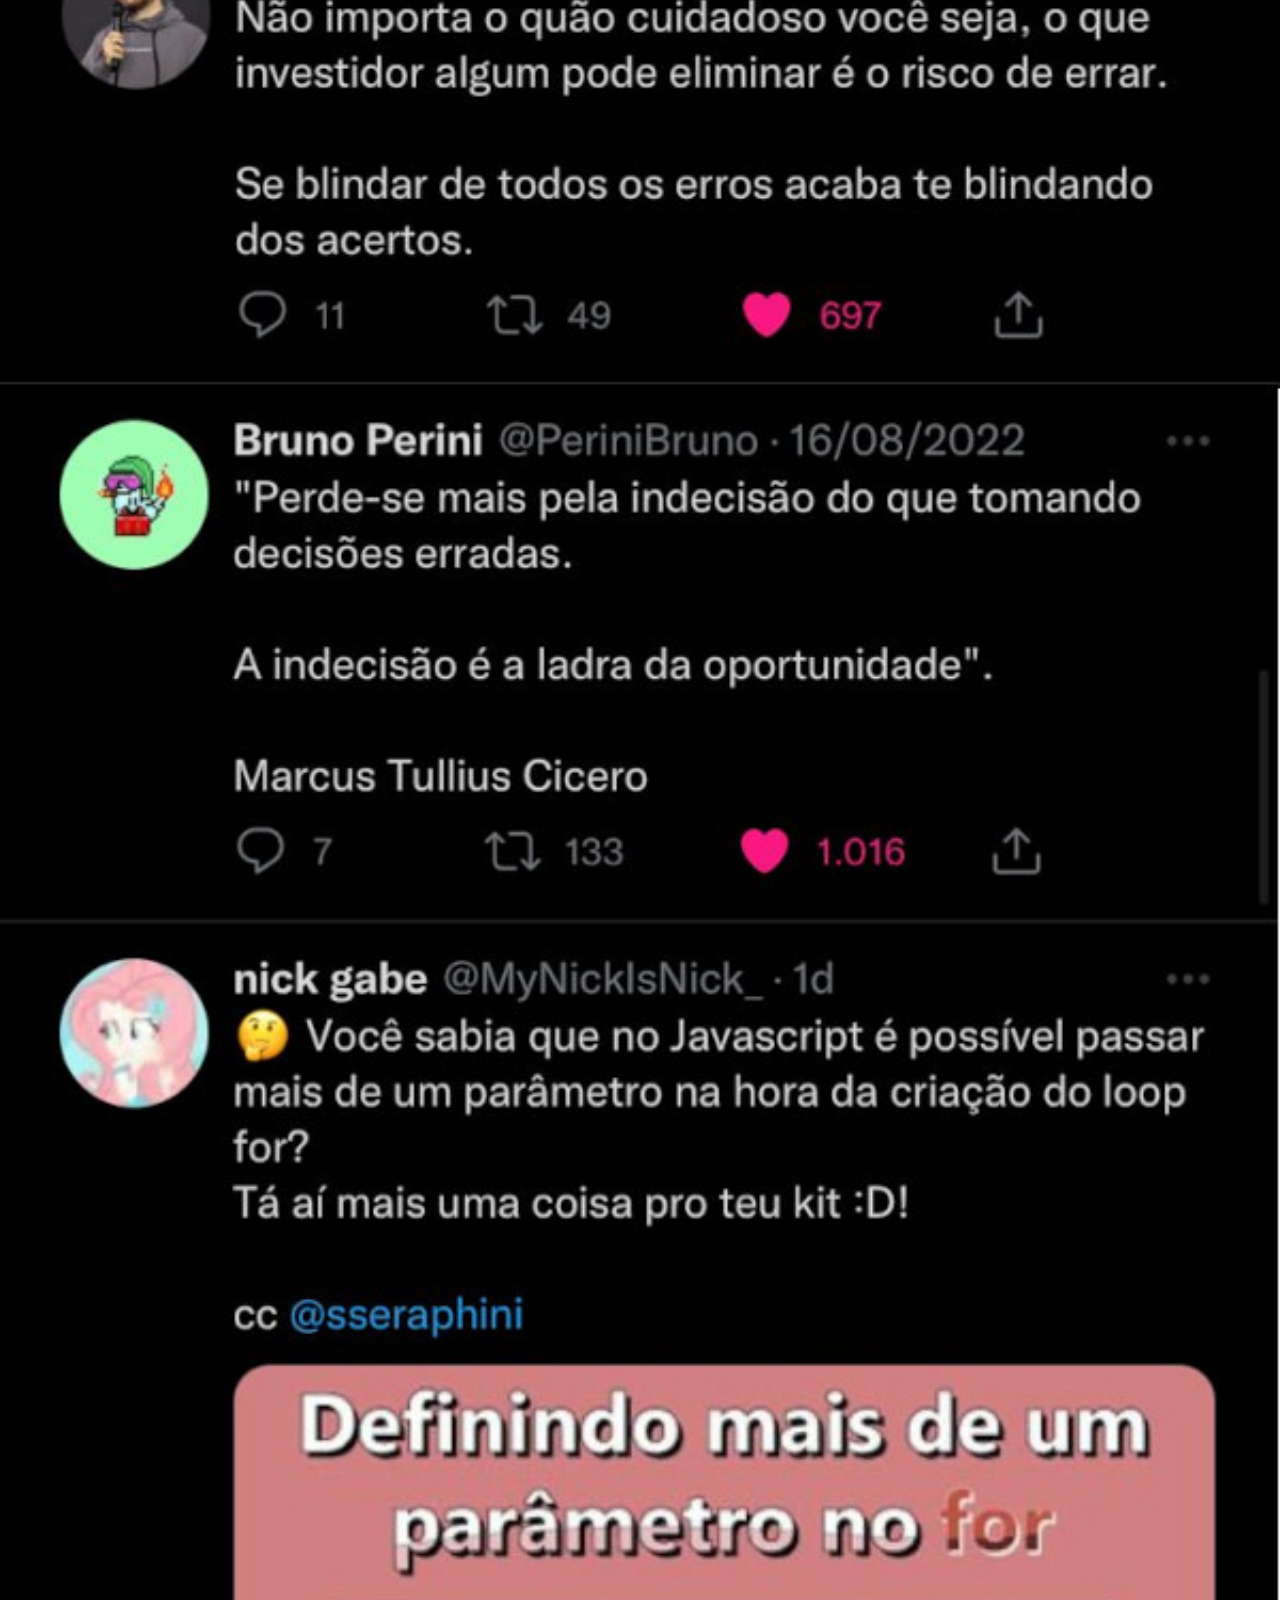
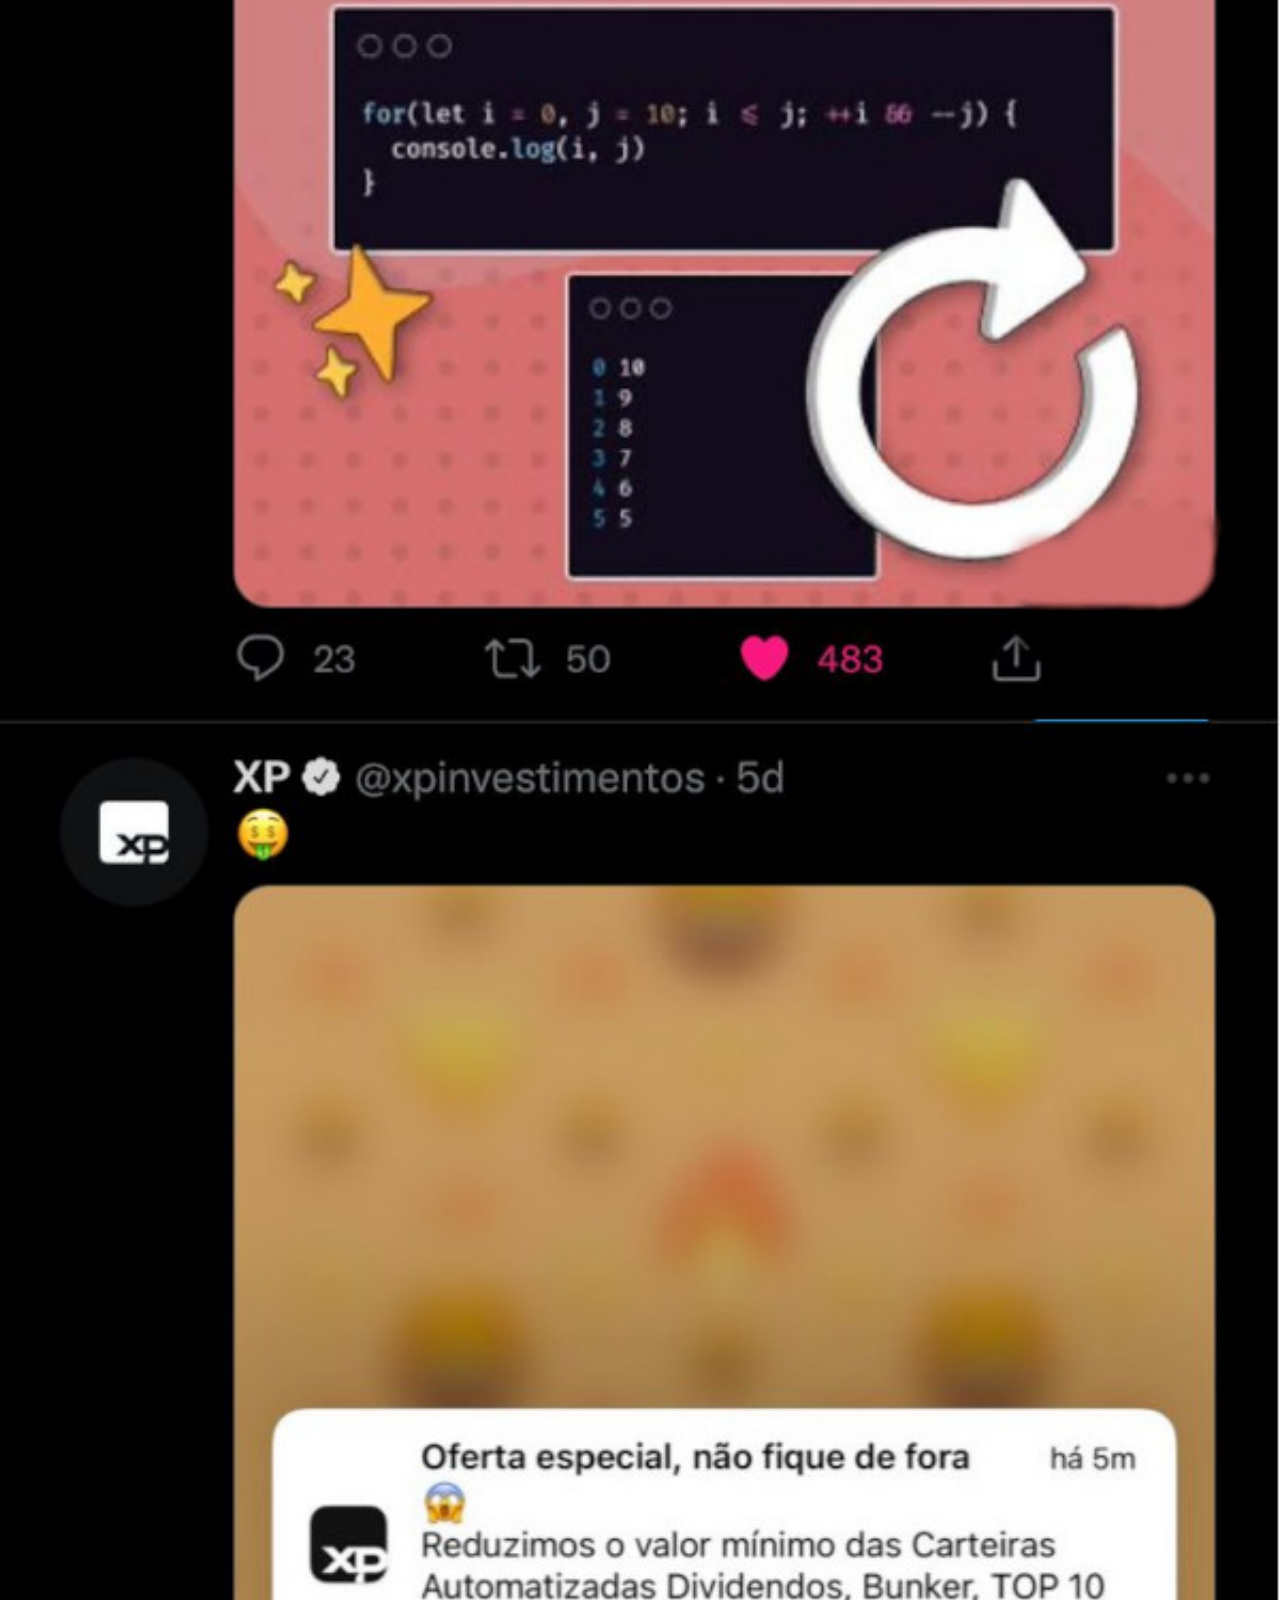
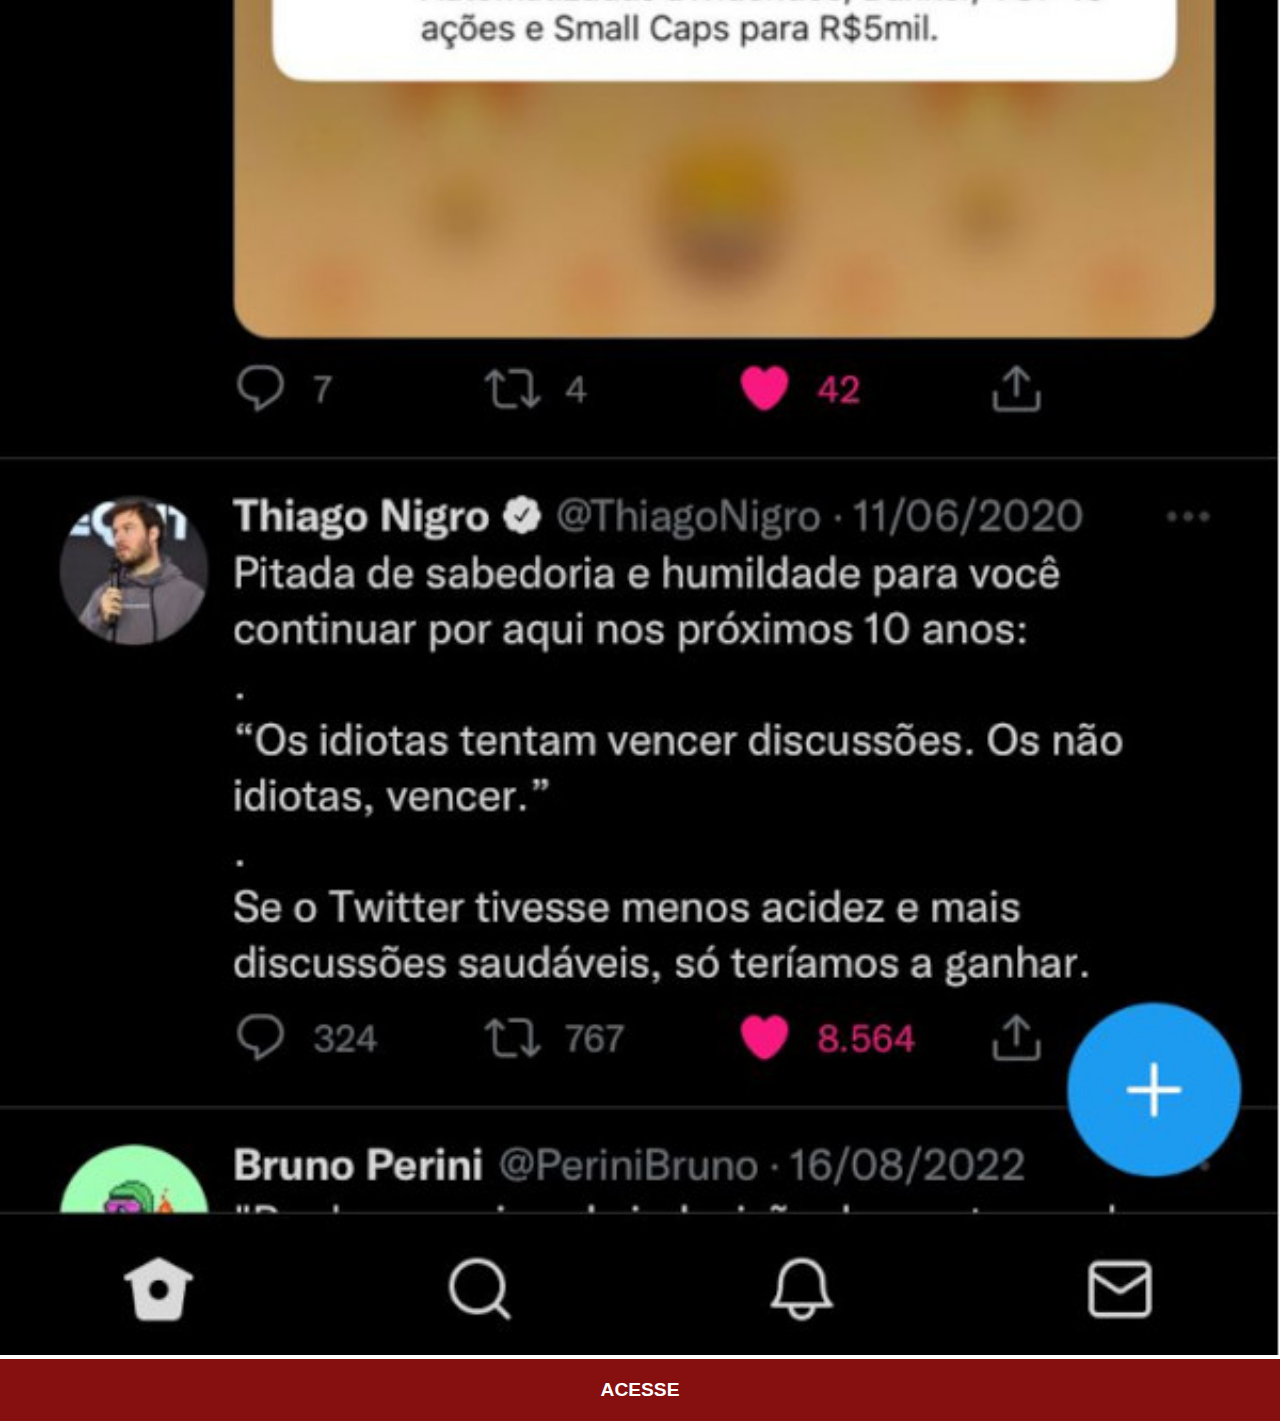
<file: twitter.html>
<!DOCTYPE html>
<html lang="en">
  <head>
    <meta charset="UTF-8" />
    <meta http-equiv="X-UA-Compatible" content="IE=edge" />
    <meta name="viewport" content="width=img, initial-scale=1.0" />
    <title>Twitter</title>
    <style>
      * {
        margin: 0;
        padding: 0;
        box-sizing: border-box;
        font-family: Arial, Helvetica, sans-serif;
      }

      ::-webkit-scrollbar {
        width: 0;
        height: 0;
      }

      img {
        width: 100vw;
      }

      a {
        display: block;
        font-weight: bold;
        color: white;
        font-size: 1.2rem;
        text-decoration: none;
        padding: 20px;
        background-color: rgb(134, 15, 15);
        text-align: center;
      }

      a:hover {
        background-color: rgb(255, 0, 0);
      }
    </style>
  </head>
  <body>
    <img src="images/tela-twitter.jpg" alt="Twitter" />
    <a href="https://twitter.com/_vieiraleoo/likes" target="_blank">ACESSE</a>
  </body>
</html>
</file>
<file: styles.css>
* {
  margin: 0;
  padding: 0;
  box-sizing: border-box;
}

body {
  width: 100vw;
  height: 100vh;
  background-image: linear-gradient(
    to bottom right,
    rgb(197, 142, 255),
    rgb(107, 88, 126),
    rgb(0, 0, 0)
  );
}

#container {
  position: relative;
  height: 100vh;
}

#phone {
  position: absolute;
  top: 50%;
  left: 50%;
  transform: translate(-50%, -50%);

  width: 311px;
  height: 627px;
  background: url(images/frame-iphone.png);
}

#socials {
  height: 100%;
  display: flex;
  flex-direction: column;
  align-items: flex-end;
  justify-content: center;
  padding: 10px;
}

#socials a img {
  width: 50px;
  height: 50px;
  border-radius: 50%;
  margin: 10px;
  box-shadow: 5px 3px 3px rgba(0, 0, 0, 0.2);
  transition: all 300ms ease;
}

#socials a img:hover {
  cursor: pointer;
  transform: translate(-4px, -4px);
}

iframe#tela {
  position: relative;
  left: 22px;
  top: 81px;
  width: 267px;
  height: 469px;
}
</file>
